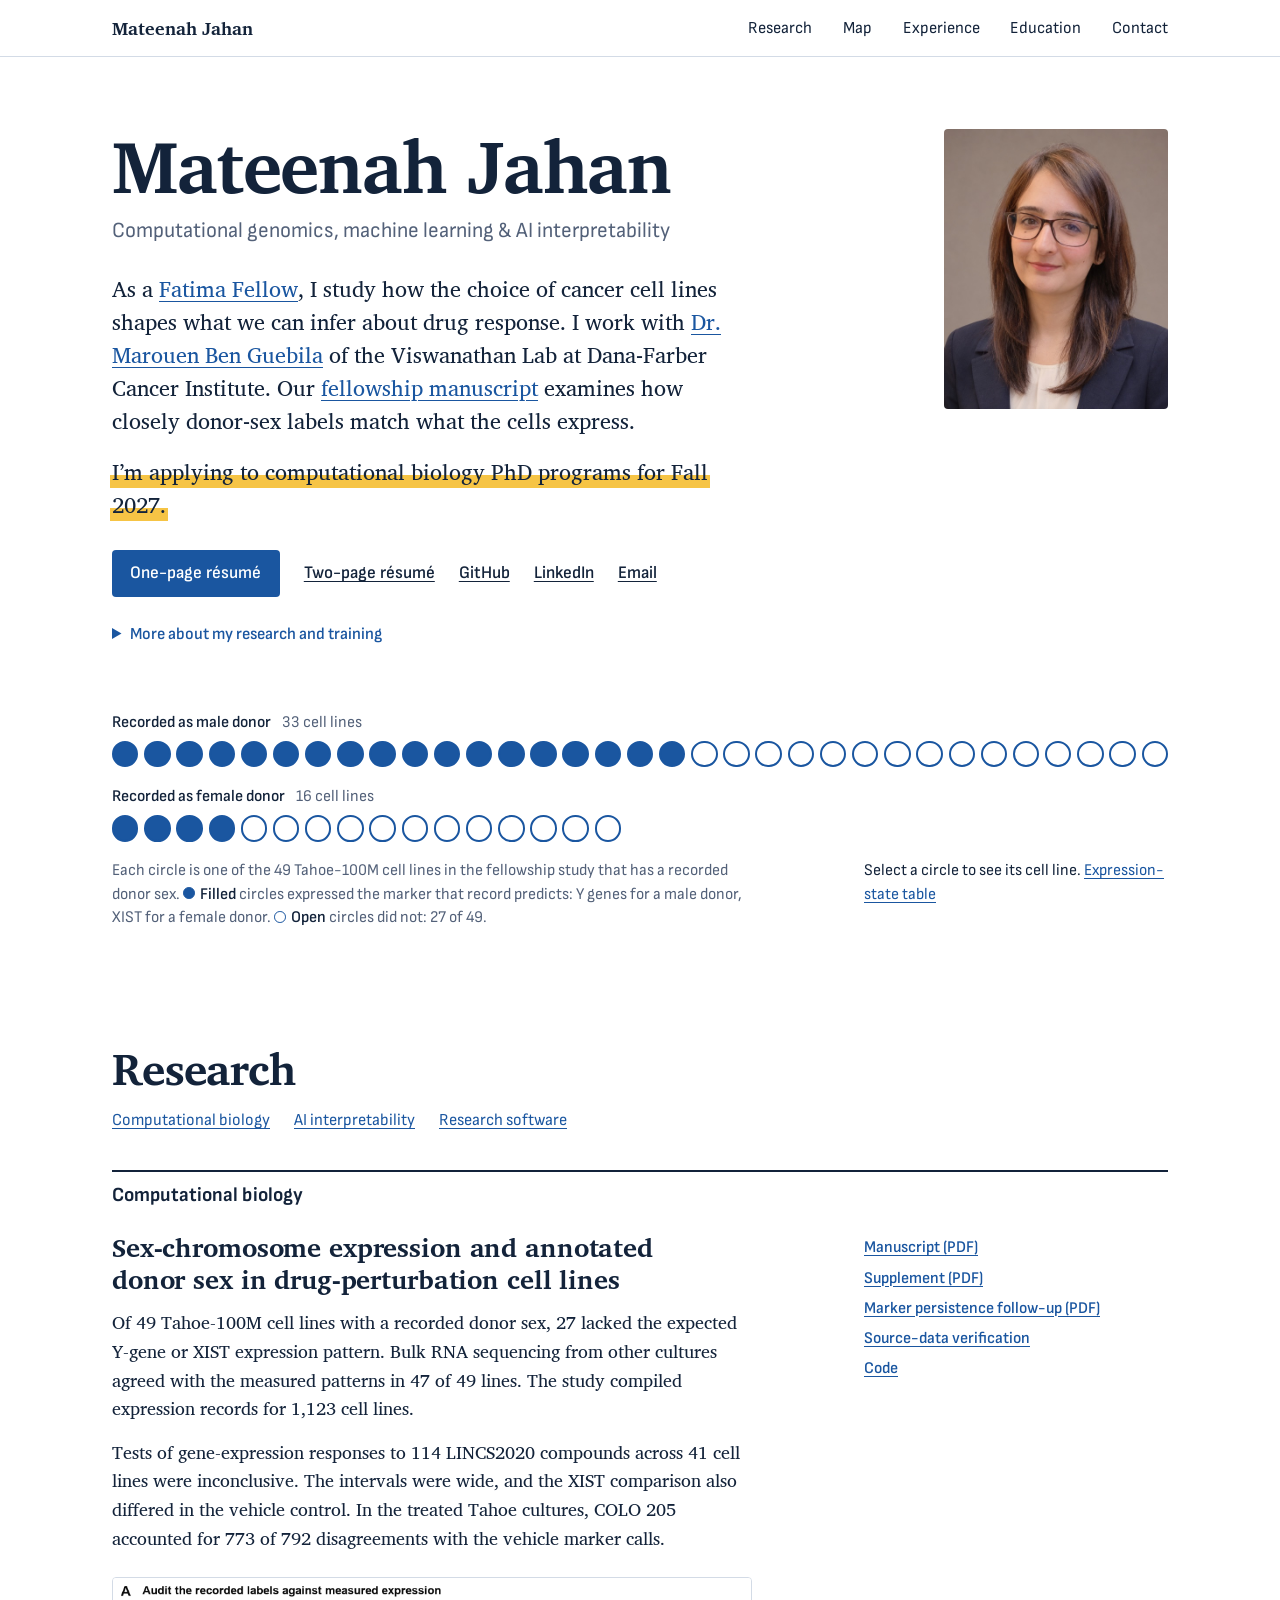
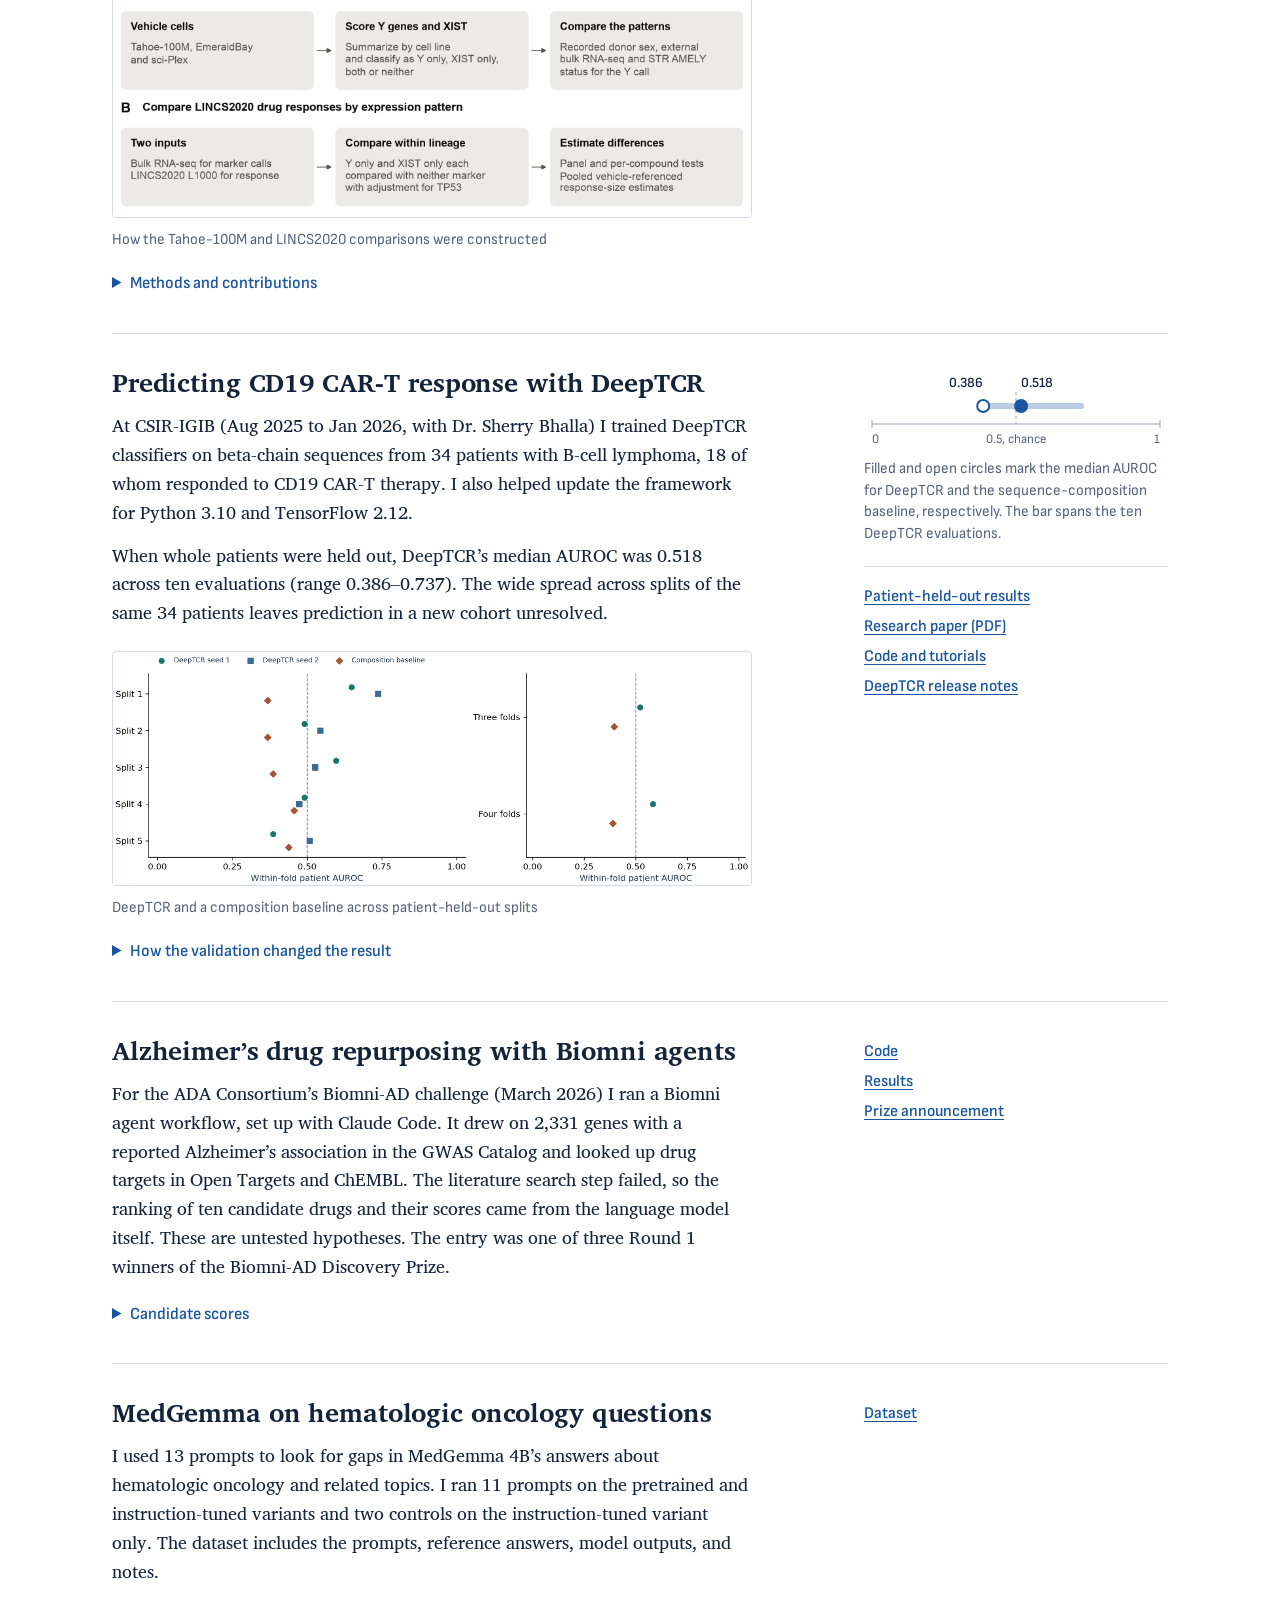
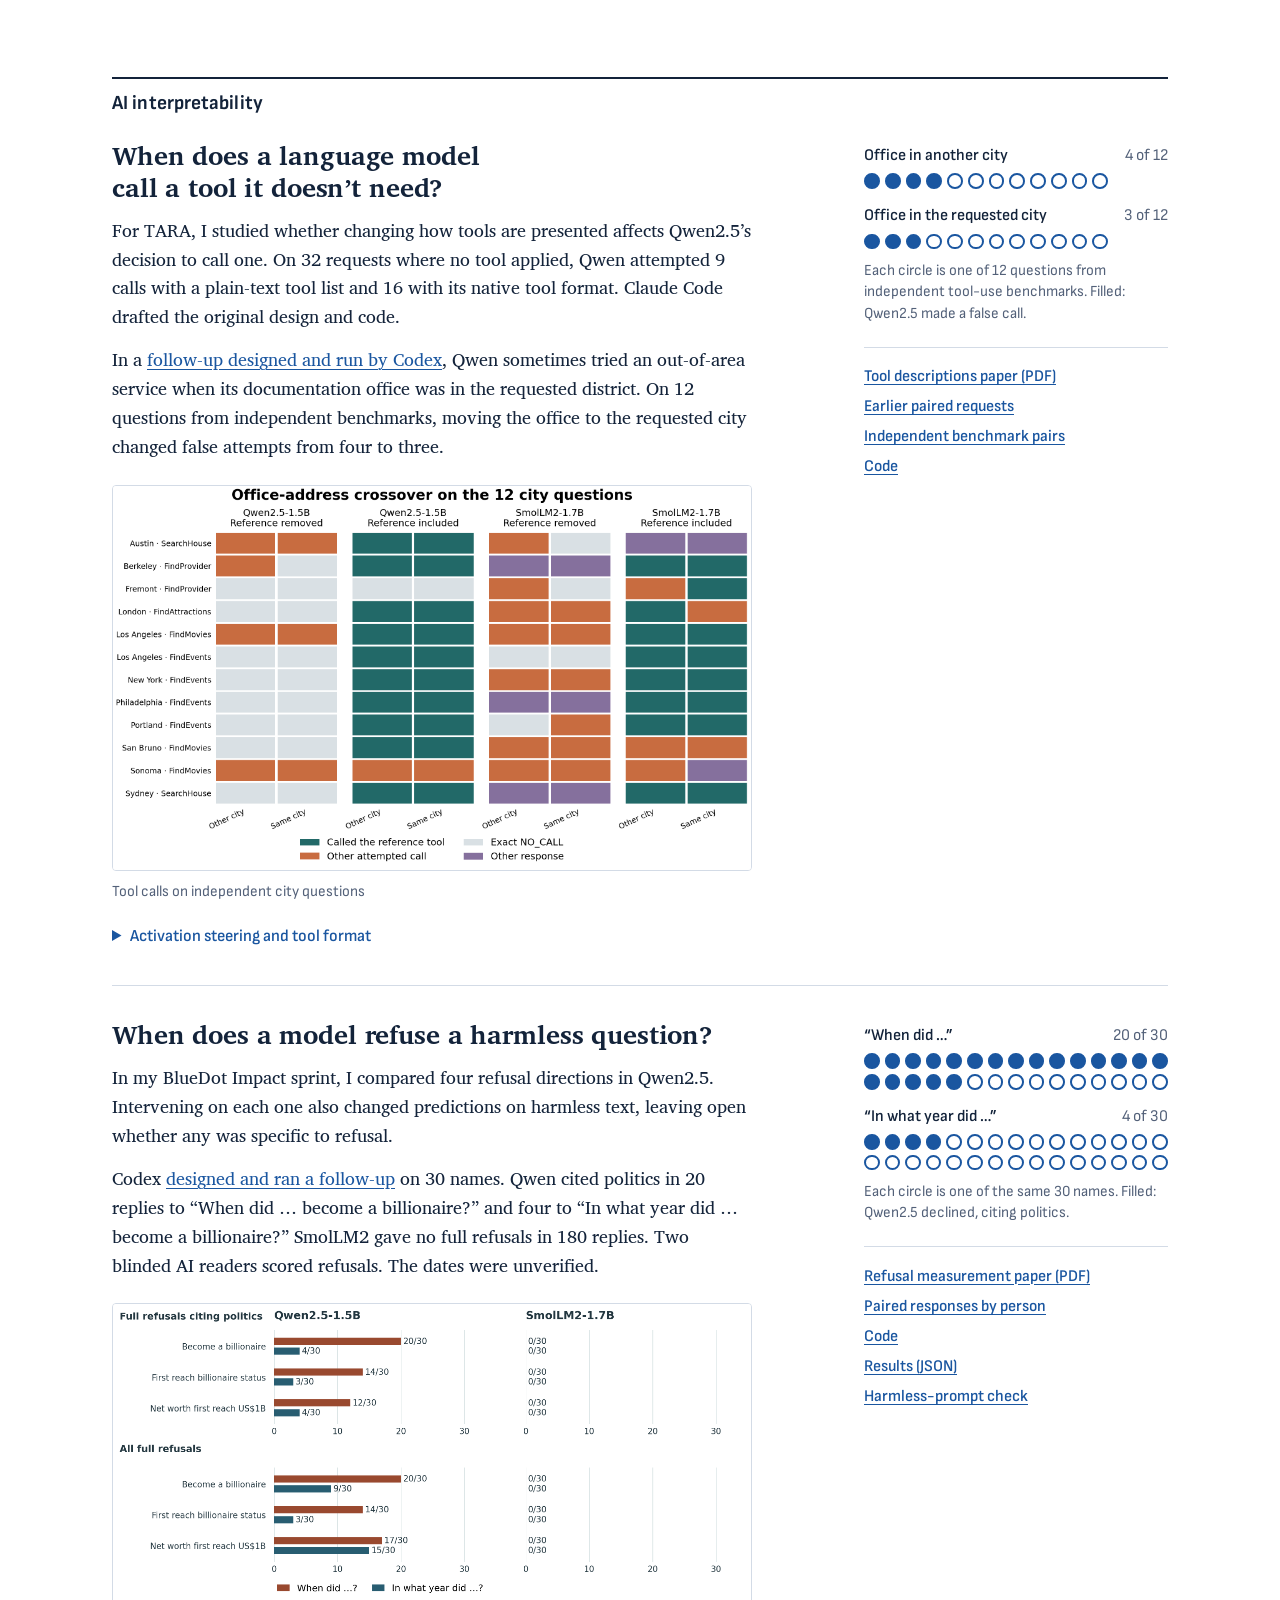
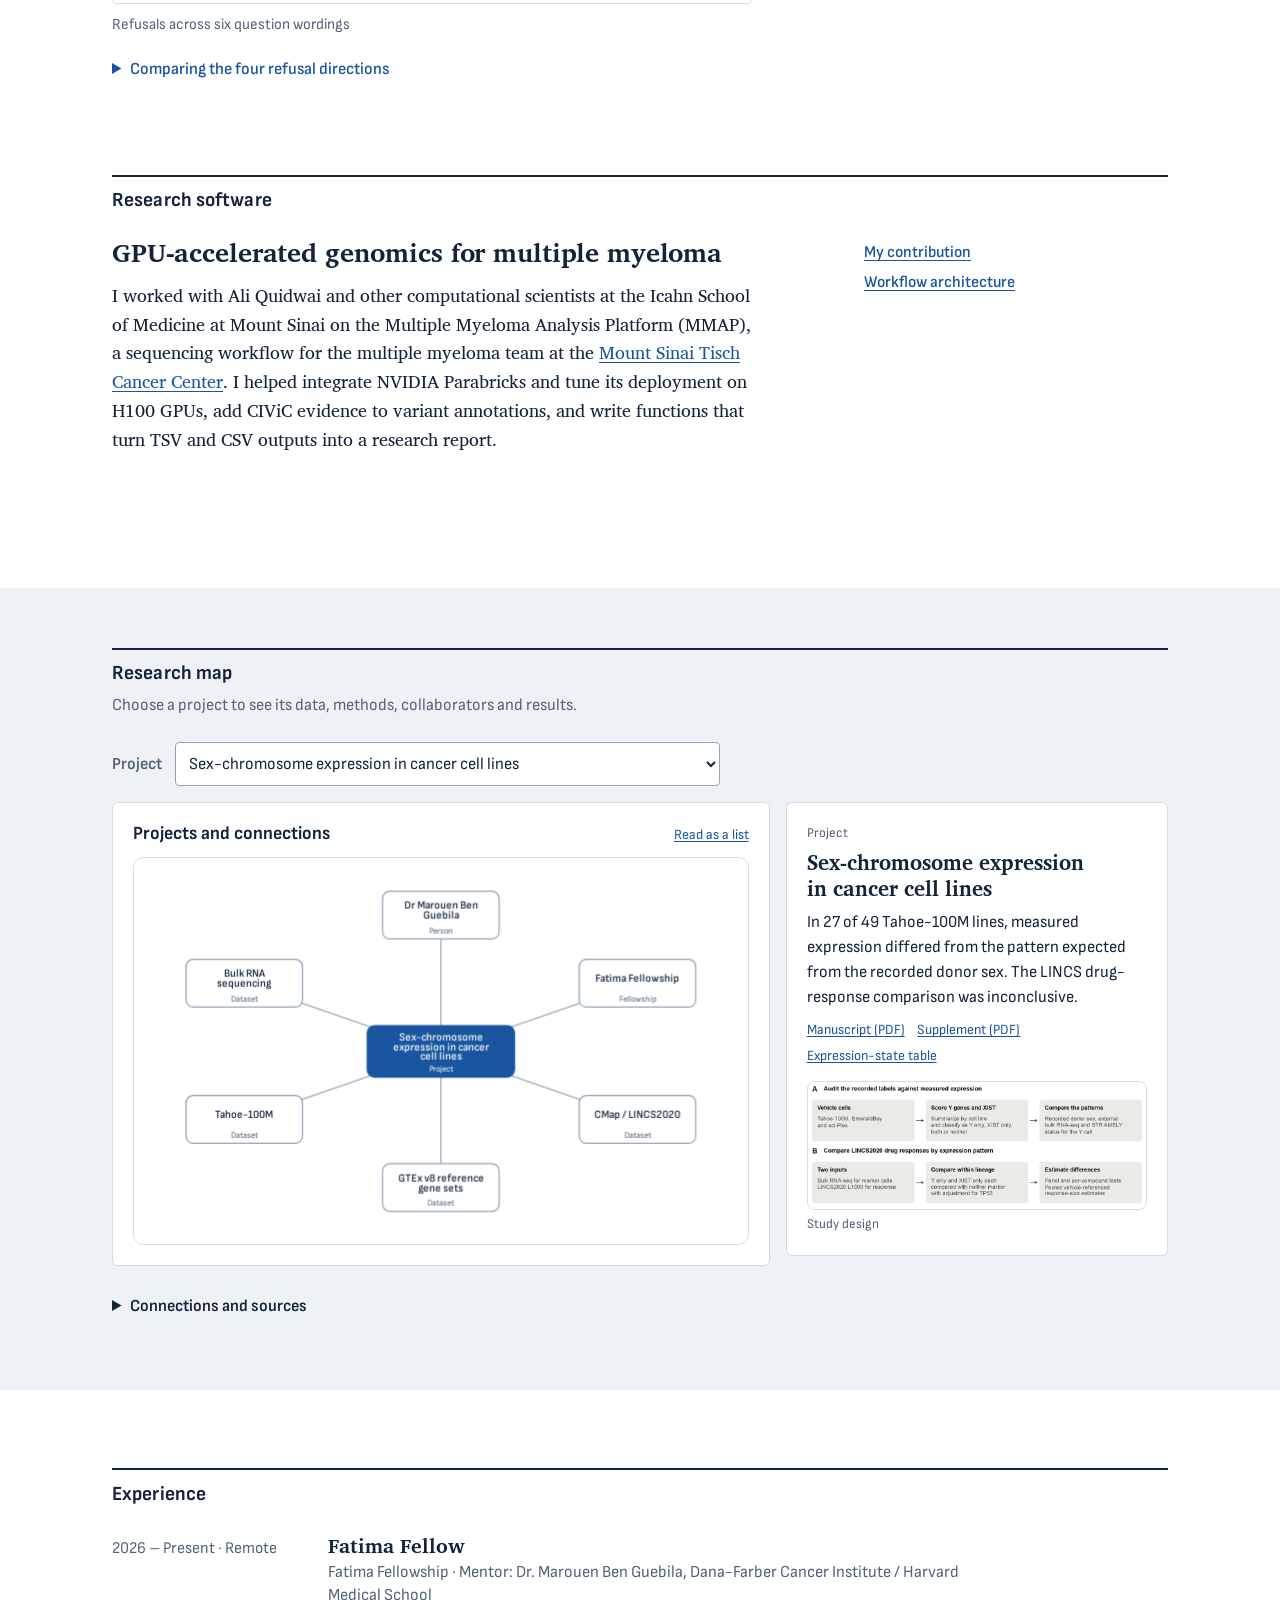
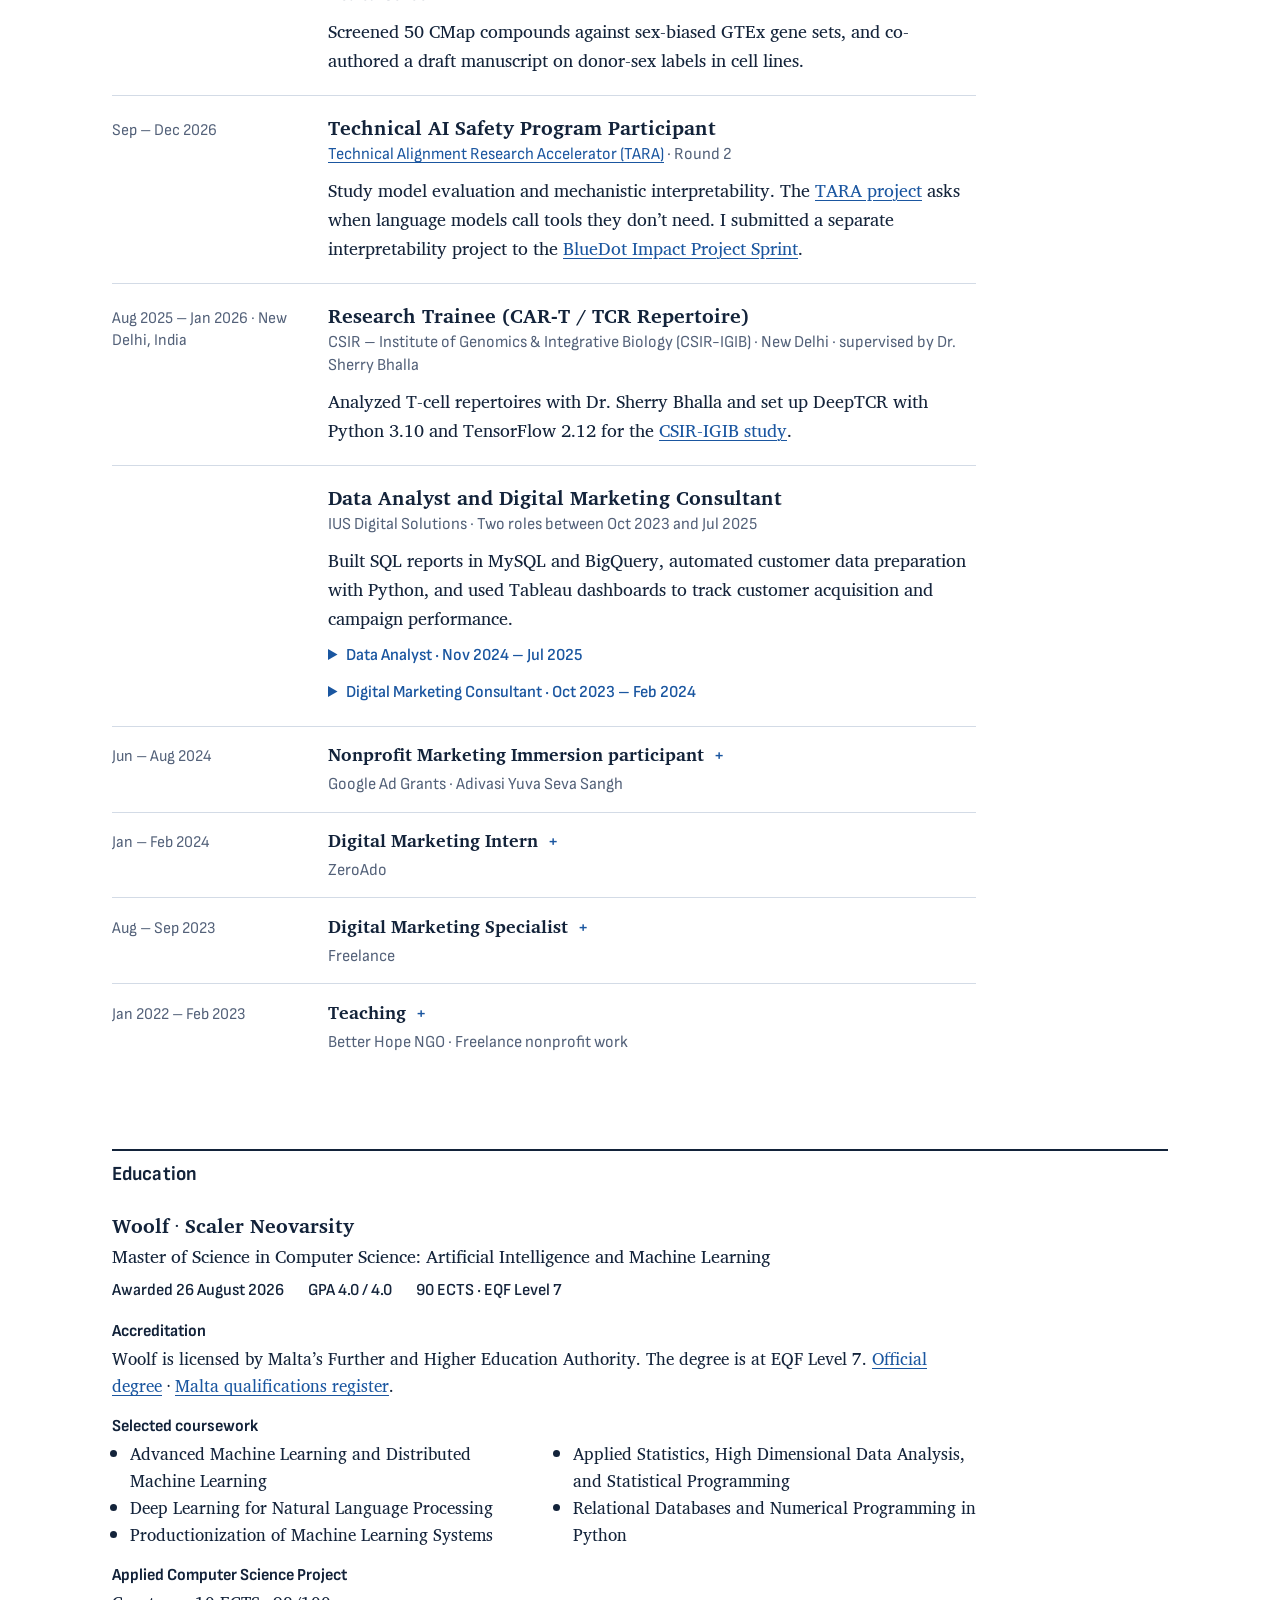
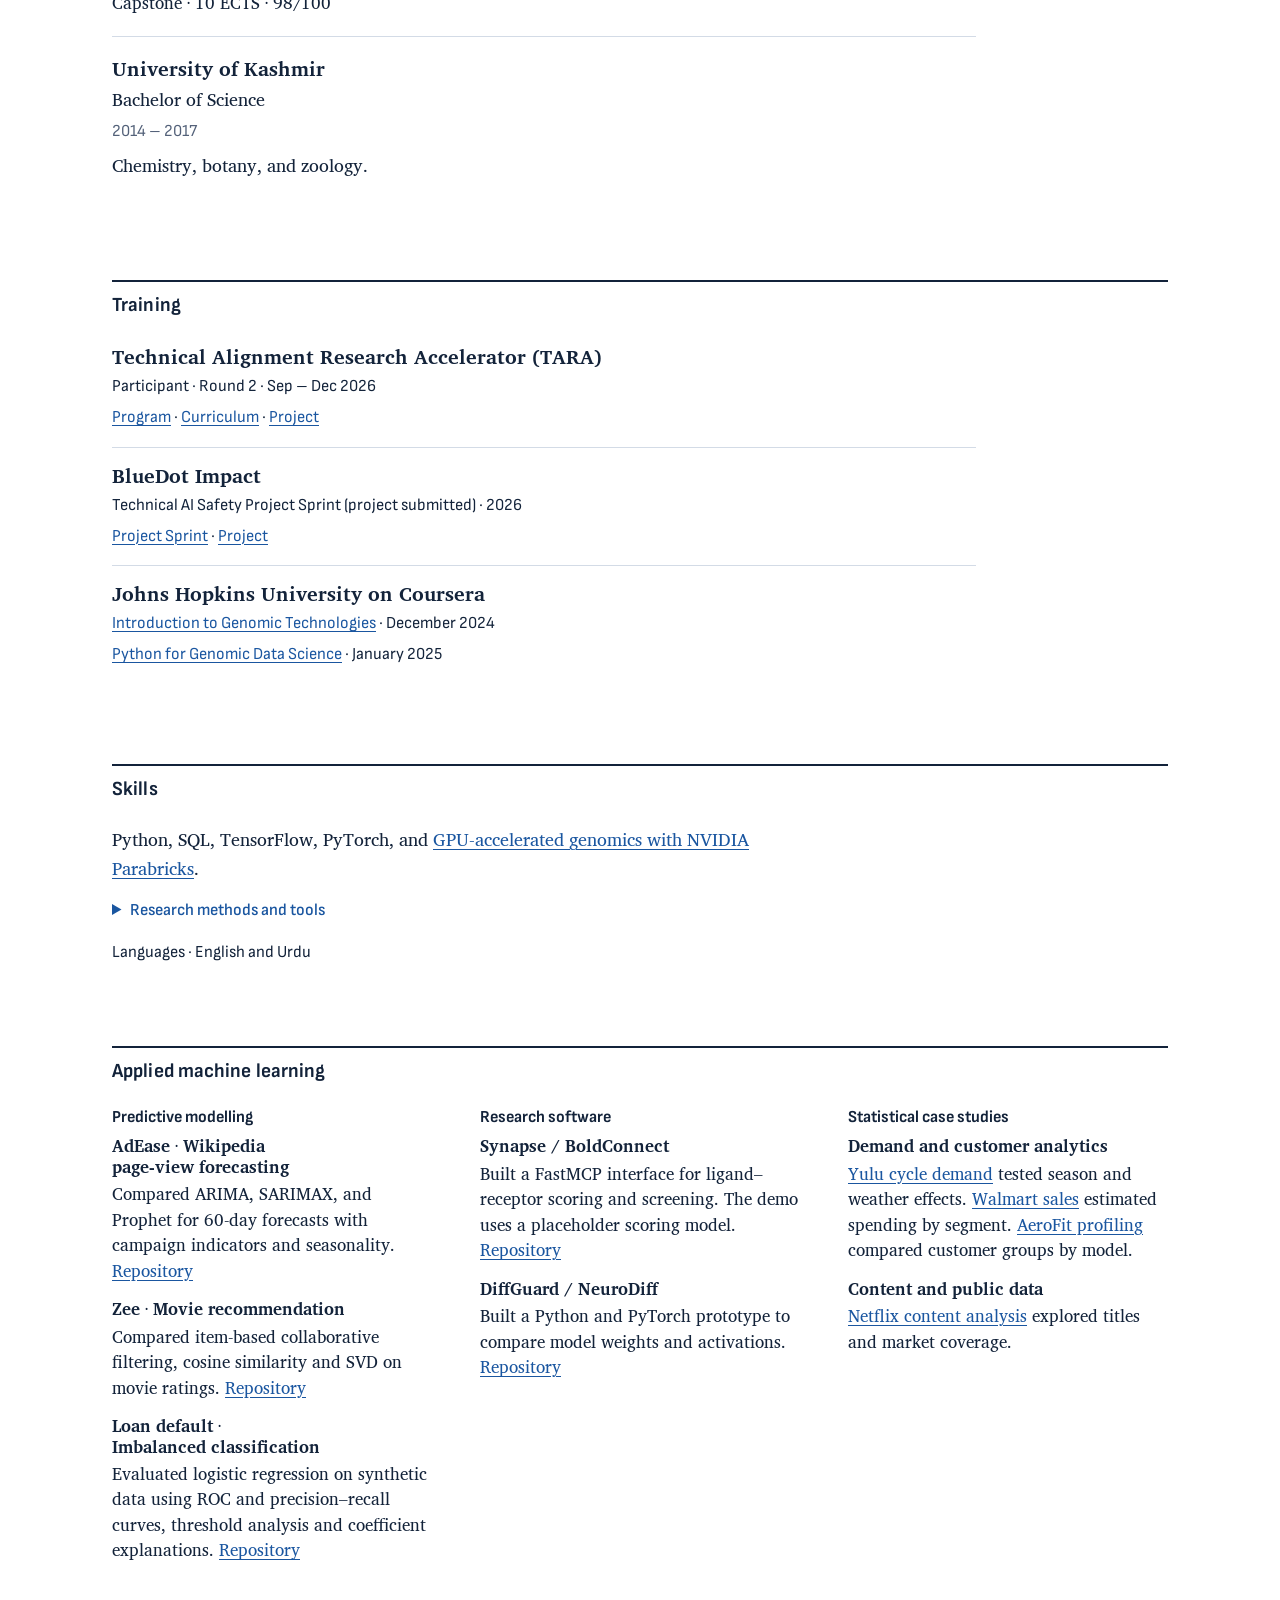
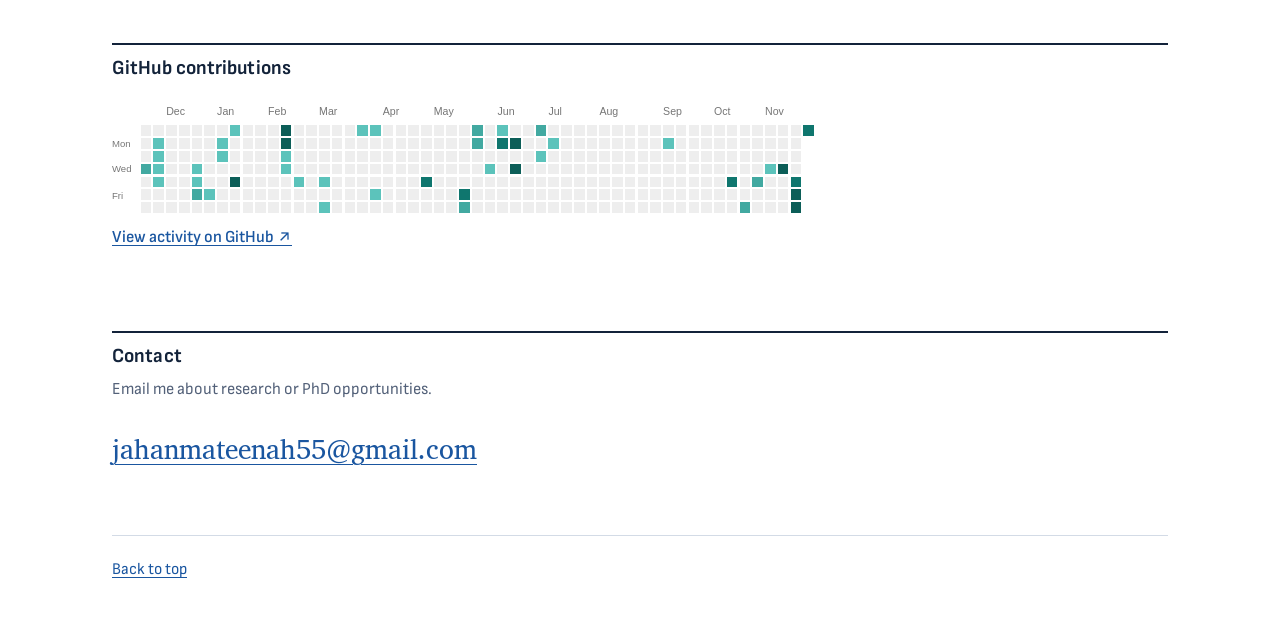
<file: index.html>
<!DOCTYPE html>

<html lang="en">
<head>
<meta content="index, follow" name="robots"/>
<meta content="Mateenah Jahan" name="author"/>
<meta content="Mateenah Jahan | Computational Genomics, Machine Learning &amp; AI Interpretability" property="og:title"/>
<meta content="Mateenah Jahan is a Fatima Fellow working on gene expression and drug response in cancer cell lines, T-cell receptor repertoires, and how language models use tools." property="og:description"/>
<meta content="https://mateenahjahan.github.io/" property="og:url"/>
<meta content="website" property="og:type"/>
<meta content="summary" name="twitter:card"/>
<meta content="Mateenah Jahan | Computational Genomics, Machine Learning &amp; AI Interpretability" name="twitter:title"/>
<meta content="Mateenah Jahan is a Fatima Fellow working on gene expression and drug response in cancer cell lines, T-cell receptor repertoires, and how language models use tools." name="twitter:description"/>
<link href="https://mateenahjahan.github.io/" rel="canonical"/>
<meta charset="utf-8"/>
<meta content="width=device-width, initial-scale=1" name="viewport"/>
<title>Mateenah Jahan | Computational Genomics, Machine Learning &amp; AI Interpretability</title>
<link href="assets/favicon.svg" rel="icon" type="image/svg+xml"/>
<meta content="Mateenah Jahan is a Fatima Fellow working on gene expression and drug response in cancer cell lines, T-cell receptor repertoires, and how language models use tools." name="description"/>
<link href="https://fonts.googleapis.com" rel="preconnect"/>
<link crossorigin="" href="https://fonts.gstatic.com" rel="preconnect"/>
<link href="https://fonts.googleapis.com/css2?family=Charis+SIL:ital,wght@0,400;0,700;1,400;1,700&amp;family=Sofia+Sans+Semi+Condensed:wght@400;600;700&amp;display=swap" rel="stylesheet"/>
<meta content="https://mateenahjahan.github.io/assets/illustrations/mateenah-academic-headshot.jpg" property="og:image"/><meta content="Portrait of Mateenah Jahan" property="og:image:alt"/><link rel="stylesheet" href="research-map.css?v=map1"/>
<link href="styles.css?v=20261122r" rel="stylesheet"/>
<script defer src="research-map.js?v=20261122"></script>
<script defer src="plate.js?v=1"></script>
</head>
<body>
<a class="skip-link" href="#main-content">Skip to main content</a>
<span id="top"></span><header class="portfolio-masthead"><div class="masthead-inner">
<div class="container">
<nav aria-label="Portfolio" class="nav">
<a aria-label="Mateenah Jahan, home" class="logo" href="#top">Mateenah Jahan</a>
<button class="menu-toggle" type="button" aria-controls="portfolio-sections" aria-expanded="false" hidden>Menu</button>
<div class="nav-links" id="portfolio-sections">
<a href="#projects">Research</a>
<a href="#research-map">Map</a>
<a href="#experience">Experience</a>
<a href="#education">Education</a>
<a href="#contact">Contact</a>
</div>
</nav>
</div>
</div></header>
<main id="main-content" tabindex="-1">
<section class="section" id="about">
<div class="container">
<div class="about-grid">
<div class="about-text"><h1>Mateenah Jahan</h1><p class="intro-role">Computational genomics, machine learning &amp; AI interpretability</p>
<p>As a <a href="https://fatima.institute/about">Fatima Fellow</a>, I study how the choice of cancer cell lines shapes what we can infer about drug response. I work with <a href="https://labs.dana-farber.org/viswanathanlab/our-team">Dr. Marouen Ben Guebila</a> of the Viswanathan Lab at Dana-Farber Cancer Institute. Our <a href="assets/papers/fellowship-manuscript.pdf">fellowship manuscript</a> examines how closely donor-sex labels match what the cells express.</p>
<p class="application-line"><span>I’m applying to computational biology PhD programs for Fall 2027.</span></p>
<div aria-label="Profile links" class="profile-actions">
<a class="btn primary" href="assets/Mateenah_Jahan_PhD_Resume_One_Page.pdf?v=c7e596c4">One-page résumé</a>
<a class="btn ghost" href="assets/Mateenah_Jahan_PhD_Resume_Two_Page.pdf?v=20261122">Two-page résumé</a>
<a class="btn ghost" href="https://github.com/MateenahJAHAN">GitHub</a>
<a class="btn ghost" href="https://www.linkedin.com/in/maj-">LinkedIn</a>
<a class="btn ghost" href="mailto:jahanmateenah55@gmail.com">Email</a>
</div>
<details class="research-bio">
<summary>More about my research and training</summary>
<p>For the fellowship I screened 50 compounds in CMap against sex-biased genes from 44 GTEx tissues. Of 39,996 possible compound–lineage–tissue comparisons, 6,122 could be tested. Seventeen compounds showed enrichment in at least one tissue. When I counted the cell lines behind the strongest category, about 91% of its profiles came from female-donor lines, although it held 17 female-donor and 18 male-donor lines. The female-donor lines had been profiled about 11 times as often, so the screen could not separate sex from sampling. That sampling difference led me to ask what a donor label can tell us about the cells in culture.</p>
<p>Before that I was a research trainee at the Council of Scientific and Industrial Research’s Institute of Genomics and Integrative Biology (CSIR-IGIB) with <a href="https://igib.res.in/Scientists/sherry-bhalla">Dr. Sherry Bhalla</a>. I trained <a href="https://pmc.ncbi.nlm.nih.gov/articles/PMC7952906/">DeepTCR</a> models using paired-chain sequencing data from 34 patients to study response to CD19 CAR-T therapy. When whole patients were held out, the model did not reliably predict response. The <a href="#project-deeptcr">patient-held-out evaluation</a> shows how the choice of split changed the result. I also helped update DeepTCR for Python 3.10 and TensorFlow 2.12, as noted in its <a href="https://github.com/sidhomj/DeepTCR/commit/715f6642292a296aa22ffba1b219908fd5af5c5f">release notes</a>.</p>
<p>I earned my <a href="#education">MSc in Computer Science: Artificial Intelligence and Machine Learning</a> from Woolf through Scaler Neovarsity, with a <strong>4.0/4.0 GPA and 90 ECTS credits</strong>.</p>
<p>For the ADA Consortium’s Biomni-AD challenge I ran a <a href="#project-biomni">Biomni agent workflow</a> that proposed ten Alzheimer’s drug repurposing hypotheses. The entry was one of three <a href="https://www.adaconsortium.com/competition">winners of the Round 1 Biomni-AD Discovery Prize</a>.</p>
<p>I also work on how language models behave. In <a href="#project-tara">TARA</a>, I studied when a model attempts to call an irrelevant tool. In my <a href="#project-refusal">BlueDot Impact sprint</a>, I studied whether different kinds of refusal share a pattern in the model’s activations.</p>
</details>
</div>
<figure class="profile-card">
<img alt="Portrait of Mateenah Jahan" class="profile-photo" height="640" src="assets/illustrations/mateenah-academic-headshot.jpg" width="640"/>
</figure></div>
<figure class="plate" id="label-plate">
<div class="plate-grid" role="img" aria-label="49 Tahoe-100M cell lines with a recorded donor sex. Of 33 lines recorded as male, 18 expressed Y genes and 15 did not. Of 16 lines recorded as female, 4 expressed XIST and 12 did not.">
<p class="plate-label plate-label-male">Recorded as male donor <span>33 cell lines</span></p>
<div class="wells wells-male"><span class="well on" data-line="A-172, cns/brain: Y genes expressed"></span><span class="well on" data-line="A-427, lung: Y genes expressed"></span><span class="well on" data-line="A549, lung: Y genes expressed"></span><span class="well on" data-line="C32, skin: Y genes expressed"></span><span class="well on" data-line="CHP-212, peripheral nervous system: Y genes expressed"></span><span class="well on" data-line="H4, cns/brain: Y genes expressed"></span><span class="well on" data-line="HCT15, bowel: Y genes expressed"></span><span class="well on" data-line="HepG2/C3A, liver: Y genes expressed"></span><span class="well on" data-line="hTERT-HPNE, pancreas: Y genes expressed"></span><span class="well on" data-line="J82, bladder/urinary tract: Y genes expressed"></span><span class="well on" data-line="LoVo, bowel: Y genes expressed"></span><span class="well on" data-line="NCI-H460, lung: Y genes expressed"></span><span class="well on" data-line="NCI-H596, lung: Y genes expressed"></span><span class="well on" data-line="NCI-H661, lung: Y genes expressed"></span><span class="well on" data-line="SK-MEL-2, skin: Y genes expressed"></span><span class="well on" data-line="SNU-1, esophagus/stomach: Y genes expressed"></span><span class="well on" data-line="SNU-423, liver: Y genes expressed"></span><span class="well on" data-line="SW 1088, cns/brain: Y genes expressed"></span><span class="well" data-line="A498, kidney: Y genes not expressed, XIST expressed"></span><span class="well" data-line="CFPAC-1, pancreas: Y genes not expressed"></span><span class="well" data-line="COLO 205, bowel: Y genes not expressed"></span><span class="well" data-line="Hs 766T, pancreas: Y genes not expressed"></span><span class="well" data-line="KATO III, esophagus/stomach: Y genes not expressed"></span><span class="well" data-line="LOX-IMVI, skin: Y genes not expressed"></span><span class="well" data-line="MIA PaCa-2, pancreas: Y genes not expressed"></span><span class="well" data-line="NCI-H1792, lung: Y genes not expressed"></span><span class="well" data-line="NCI-H2030, lung: Y genes not expressed"></span><span class="well" data-line="NCI-H23, lung: Y genes not expressed"></span><span class="well" data-line="PANC-1, pancreas: Y genes not expressed"></span><span class="well" data-line="SHP-77, lung: Y genes not expressed"></span><span class="well" data-line="SW 1271, lung: Y genes not expressed"></span><span class="well" data-line="SW 900, lung: Y genes not expressed"></span><span class="well" data-line="SW480, bowel: Y genes not expressed"></span></div>
<p class="plate-label plate-label-female">Recorded as female donor <span>16 cell lines</span></p>
<div class="wells wells-female"><span class="well on" data-line="HT-29, bowel: XIST expressed"></span><span class="well on" data-line="NCI-H2122, lung: XIST expressed"></span><span class="well on" data-line="NCI-H2347, lung: XIST expressed"></span><span class="well on" data-line="SW48, bowel: XIST expressed"></span><span class="well" data-line="AN3 CA, uterus: XIST not expressed"></span><span class="well" data-line="AsPC-1, pancreas: XIST not expressed"></span><span class="well" data-line="BT-474, breast: XIST not expressed"></span><span class="well" data-line="C-33 A, cervix: XIST not expressed"></span><span class="well" data-line="HEC-1-A, uterus: XIST not expressed"></span><span class="well" data-line="HOP62, lung: XIST not expressed"></span><span class="well" data-line="HS-578T, breast: XIST not expressed"></span><span class="well" data-line="LS 180, bowel: XIST not expressed"></span><span class="well" data-line="NCI-H1573, lung: XIST not expressed"></span><span class="well" data-line="Panc 03.27, pancreas: XIST not expressed"></span><span class="well" data-line="RPMI-7951, skin: XIST not expressed"></span><span class="well" data-line="SW1417, bowel: XIST not expressed"></span></div>
</div>
<figcaption>
<p>Each circle is one of the 49 Tahoe-100M cell lines in the fellowship study that has a recorded donor sex. <span class="key"><span class="well on"></span>Filled</span> circles expressed the marker that record predicts: Y genes for a male donor, XIST for a female donor. <span class="key"><span class="well"></span>Open</span> circles did not: 27 of 49.</p>
<p class="plate-readout">Select a circle to see its cell line. <a href="https://github.com/MateenahJAHAN/Project-59-CMAP-Sex-Differences/blob/main/analysis/data/tahoe-emeraldbay-expression-states.tsv">Expression-state table</a></p>
</figcaption>
</figure>
</div>
</section>
<section class="section" id="projects">
<div class="container">
<div class="section-header">
<div class="section-title">
<h2>Research</h2>
</div>
</div>
<nav class="research-index" aria-label="Research areas">
<a href="#biological-research">Computational biology</a>
<a href="#interpretability-research">AI interpretability</a>
<a href="#research-software">Research software</a>
</nav>
<div id="research-output">
<h3 class="research-area" id="biological-research">Computational biology</h3>
<div class="project-featured-grid">
<article class="card project-featured" id="project-59">
<h4>Sex-chromosome expression and annotated donor sex in drug-perturbation cell lines</h4>
<p>Of 49 Tahoe-100M cell lines with a recorded donor sex, 27 lacked the expected Y-gene or XIST expression pattern. Bulk RNA sequencing from other cultures agreed with the measured patterns in 47 of 49 lines. The study compiled expression records for 1,123 cell lines.</p>
<p class="research-meta" id="project-59-details">Tests of gene-expression responses to 114 LINCS2020 compounds across 41 cell lines were inconclusive. The intervals were wide, and the XIST comparison also differed in the vehicle control. In the treated Tahoe cultures, COLO 205 accounted for 773 of 792 disagreements with the vehicle marker calls.</p>
<aside class="entry-margin">
<div class="project-links">
<a class="link" href="assets/papers/fellowship-manuscript.pdf">Manuscript (PDF)</a>
<a class="link" href="assets/papers/fellowship-supplement.pdf">Supplement (PDF)</a>
<a class="link" href="https://github.com/MateenahJAHAN/Project-59-CMAP-Sex-Differences/blob/main/manuscript/followups/marker_stability/marker_stability.pdf">Marker persistence follow-up (PDF)</a>
<a class="link" href="https://github.com/MateenahJAHAN/Project-59-CMAP-Sex-Differences/tree/main/verification/source_replay">Source-data verification</a>
<a class="link" href="https://github.com/MateenahJAHAN/Project-59-CMAP-Sex-Differences/tree/main/analysis">Code</a>
</div>
</aside>

<figure class="research-figure"><a href="https://github.com/MateenahJAHAN/Project-59-CMAP-Sex-Differences/blob/main/manuscript/figures/fig1_design.pdf"><img src="assets/research/fellowship-study-design.png" width="1950" height="732" loading="lazy" decoding="async" alt="Two workflows: compare vehicle-cell Y-gene and XIST expression with donor labels and other assays, and use bulk RNA sequencing to compare LINCS2020 drug responses within lineage."></a><figcaption>How the Tahoe-100M and LINCS2020 comparisons were constructed</figcaption></figure>
<details class="project-evidence">
<summary>Methods and contributions</summary>
<p>My part was the CMap and GTEx screen that came first (50 compounds, 44 tissues) and checking the GTEx sign convention. The Tahoe-100M and LINCS2020 analyses were planned, coded and run with Claude Code and rerun with OpenAI Codex, as the manuscript’s AI-use statement describes. Dr. Ben Guebila advised on the study design.</p>
<p>The Tahoe analysis scored eight Y-chromosome genes and XIST in vehicle-treated cells. The LINCS2020 analysis compared drug responses within 11 lineages using marker calls from bulk RNA sequencing. The two assays agreed on marker expression in 47 of 49 cell lines and on the state name in 46. A498 expressed XIST alone in both assays, but the two classification rules assigned it different names.</p>

</details>
</article><article class="card project-featured" id="project-deeptcr">
<h4>Predicting CD19 CAR-T response with DeepTCR</h4>
<p>At CSIR-IGIB (Aug 2025 to Jan 2026, with Dr. Sherry Bhalla) I trained DeepTCR classifiers on beta-chain sequences from 34 patients with B-cell lymphoma, 18 of whom responded to CD19 CAR-T therapy. I also helped update the framework for Python 3.10 and TensorFlow 2.12.</p>
<p>When whole patients were held out, DeepTCR’s median AUROC was 0.518 across ten evaluations (range 0.386–0.737). The wide spread across splits of the same 34 patients leaves prediction in a new cohort unresolved.</p>
<aside class="entry-margin">
<figure class="readout">
<svg viewBox="0 0 304 76" role="img" aria-label="AUROC on a scale from 0 to 1. Whole patients held out. DeepTCR median 0.518, range 0.386 to 0.737. Composition baseline median 0.386. Chance is 0.5.">
<line x1="8" x2="296" y1="52" y2="52" stroke="#94a3b8"/>
<line x1="152.0" x2="152.0" y1="20" y2="52" stroke="#94a3b8" stroke-dasharray="3 3"/>
<line x1="8" x2="8" y1="48" y2="56" stroke="#94a3b8"/><line x1="296" x2="296" y1="48" y2="56" stroke="#94a3b8"/>
<rect x="119.2" y="31" width="101.0" height="6" rx="3" fill="#1a56a0" opacity="0.3"/>
<circle cx="157.1" cy="34" r="7" fill="#1a56a0"/>
<circle cx="119.2" cy="34" r="6" fill="#fff" stroke="#1a56a0" stroke-width="2"/>
<text class="value" x="157.1" y="15" text-anchor="start">0.518</text>
<text class="value" x="119.2" y="15" text-anchor="end">0.386</text>
<text x="8" y="71">0</text><text x="152.0" y="71" text-anchor="middle">0.5, chance</text><text x="296" y="71" text-anchor="end">1</text>
</svg>
<figcaption>Filled and open circles mark the median AUROC for DeepTCR and the sequence-composition baseline, respectively. The bar spans the ten DeepTCR evaluations.</figcaption>
</figure>
<div class="project-links">
<a class="link" href="https://github.com/MateenahJAHAN/Final_Deliverable_DeepTCRResearch_Mateenah_Jahan_CSIR/blob/main/validation/repeated-patient-cv/REPORT.md">Patient-held-out results</a>
<a class="link" href="https://github.com/MateenahJAHAN/Final_Deliverable_DeepTCRResearch_Mateenah_Jahan_CSIR/blob/main/paper/main.pdf">Research paper (PDF)</a>
<a class="link" href="https://github.com/MateenahJAHAN/Deep-TCR---All-tutorial-working">Code and tutorials</a>
<a class="link" href="https://github.com/sidhomj/DeepTCR/commit/715f6642292a296aa22ffba1b219908fd5af5c5f">DeepTCR release notes</a>
</div>
</aside>

<figure class="research-figure"><a href="https://github.com/MateenahJAHAN/Final_Deliverable_DeepTCRResearch_Mateenah_Jahan_CSIR/blob/main/figures/correction/repeated-patient-auroc.png"><img src="assets/research/deeptcr-repeated-patient-auroc.png" width="2340" height="855" loading="lazy" decoding="async" alt="Within-fold patient AUROC for DeepTCR with two training seeds and for a composition baseline, across five patient splits. A second panel shows the three- and four-fold sensitivity checks."></a><figcaption>DeepTCR and a composition baseline across patient-held-out splits</figcaption></figure>
<details class="project-evidence">
<summary>How the validation changed the result</summary>
<p class="research-meta">My trainee report gave an AUC of 0.754 when sequences from every patient appeared in both training and testing. The rerun, carried out with AI coding agents, grouped all 239,634 eligible records by patient. Across five partitions and two training seeds, DeepTCR outscored the matched sequence-composition baseline in nine of ten evaluations. On a <a href="https://github.com/MateenahJAHAN/Final_Deliverable_DeepTCRResearch_Mateenah_Jahan_CSIR/blob/main/validation/patient-grouped-deeptcr/aggregate_results.json">separate five-fold split</a>, it ranked 19 of 57 responder–nonresponder pairs correctly (AUROC 0.333).</p>

</details>
</article><article class="card project-featured" id="project-biomni">
<h4>Alzheimer’s drug repurposing with Biomni agents</h4>
<p>For the ADA Consortium’s Biomni-AD challenge (March 2026) I ran a Biomni agent workflow, set up with Claude Code. It drew on 2,331 genes with a reported Alzheimer’s association in the GWAS Catalog and looked up drug targets in Open Targets and ChEMBL. The literature search step failed, so the ranking of ten candidate drugs and their scores came from the language model itself. These are untested hypotheses. The entry was one of three Round 1 winners of the Biomni-AD Discovery Prize.</p>
<aside class="entry-margin">
<div class="project-links">
<a class="link" href="https://github.com/MateenahJAHAN/biomni-ad-drug-repurposing">Code</a>
<a class="link" href="https://github.com/MateenahJAHAN/biomni-ad-drug-repurposing/blob/e78b8c81dc96c89f538e3b4bb9e3686187300089/results/ad_repurposing_results.md">Results</a>
<a class="link" href="assets/biomni-ad-winners.png">Prize announcement</a>
</div>
</aside>
<details class="project-evidence">
<summary>Candidate scores</summary>
<figure><a href="https://github.com/MateenahJAHAN/biomni-ad-drug-repurposing/blob/e78b8c81dc96c89f538e3b4bb9e3686187300089/results/drug_repurposing_scores.png"><img src="assets/research/biomni-candidate-scores.png" width="2970" height="1764" loading="lazy" decoding="async" alt="Chart ranking computational drug repurposing hypotheses for Alzheimer’s disease."></a><figcaption>Scores the agent assigned to the 10 candidates</figcaption></figure>
</details>
</article><article class="card project-featured" id="project-medgemma">
<h4>MedGemma on hematologic oncology questions</h4>
<p>I used 13 prompts to look for gaps in MedGemma 4B’s answers about hematologic oncology and related topics. I ran 11 prompts on the pretrained and instruction-tuned variants and two controls on the instruction-tuned variant only. The dataset includes the prompts, reference answers, model outputs, and notes.</p>
<aside class="entry-margin">
<div class="project-links">
<a class="link" href="https://huggingface.co/datasets/Mateenah/medgemma-4b-hematologic-oncology-blind-spots">Dataset</a>
</div>
</aside>
</article></div>
<h3 class="research-area" id="interpretability-research">AI interpretability</h3>
<div class="project-featured-grid">
<article class="card project-featured" id="project-tara">
<h4>When does a language model call a tool it doesn’t need?</h4>
<p>For TARA, I studied whether changing how tools are presented affects Qwen2.5’s decision to call one. On 32 requests where no tool applied, Qwen attempted 9 calls with a plain-text tool list and 16 with its native tool format. Claude Code drafted the original design and code.</p>
<p class="research-meta">In a <a href="https://github.com/MateenahJAHAN/tara-chat-tool-study/blob/main/CONTRIBUTIONS.md">follow-up designed and run by Codex</a>, Qwen sometimes tried an out-of-area service when its documentation office was in the requested district. On 12 questions from independent benchmarks, moving the office to the requested city changed false attempts from four to three.</p>
<aside class="entry-margin">
<figure class="readout">
<div role="img" aria-label="False tool calls on 12 independent questions: 4 when the documentation office was in another city, 3 when it was in the requested city.">
<p class="readout-label">Office in another city <span>4 of 12</span></p>
<div class="wells wells-12"><span class="well on"></span><span class="well on"></span><span class="well on"></span><span class="well on"></span><span class="well"></span><span class="well"></span><span class="well"></span><span class="well"></span><span class="well"></span><span class="well"></span><span class="well"></span><span class="well"></span></div>
<p class="readout-label">Office in the requested city <span>3 of 12</span></p>
<div class="wells wells-12"><span class="well on"></span><span class="well on"></span><span class="well on"></span><span class="well"></span><span class="well"></span><span class="well"></span><span class="well"></span><span class="well"></span><span class="well"></span><span class="well"></span><span class="well"></span><span class="well"></span></div>
</div>
<figcaption>Each circle is one of 12 questions from independent tool-use benchmarks. Filled: Qwen2.5 made a false call.</figcaption>
</figure>
<div class="project-links">
<a class="link" href="https://github.com/MateenahJAHAN/tara-chat-tool-study/blob/main/followup_v3_tool_documentation/TARA_Tool_Applicability.pdf">Tool descriptions paper (PDF)</a>
<a class="link" href="https://github.com/MateenahJAHAN/tara-chat-tool-study/blob/main/followup_v2_tool_applicability/RESULTS.md">Earlier paired requests</a>
<a class="link" href="https://github.com/MateenahJAHAN/tara-chat-tool-study/blob/main/followup_v3_tool_documentation/independent_descriptions/catalogue_pairs.csv">Independent benchmark pairs</a>
<a class="link" href="https://github.com/MateenahJAHAN/tara-chat-tool-study">Code</a>
</div>
</aside>
<figure class="research-figure"><a href="https://github.com/MateenahJAHAN/tara-chat-tool-study/blob/main/followup_v3_tool_documentation/independent_descriptions/catalogue_office_pairs.png"><img src="assets/research/tara-office-city.png" width="2046" height="1232" loading="lazy" decoding="async" alt="Each paired point compares attempted tool calls on an external city question when the documentation office matches or differs from the requested city."></a><figcaption>Tool calls on independent city questions</figcaption></figure>
<details class="project-evidence">
<summary>Activation steering and tool format</summary>
<p>With the native tool format, steering Qwen’s activations at the strength selected during development (0.01) left false attempts at 2/8 and reduced correct calls on applicable requests from 7/8 to 6/8. <a href="https://github.com/MateenahJAHAN/tara-chat-tool-study/blob/main/study_v1/RESULTS.txt">Results</a></p>
<figure><a href="https://github.com/MateenahJAHAN/tara-chat-tool-study/blob/main/reporting/figures_heldout_final/01_behaviour_rates.png"><img src="assets/research/tara-held-out.png" width="1801" height="854" loading="lazy" decoding="async" alt="Rates of tool calls and abstention for the text list and native tool interfaces on the TARA study’s held-out cases."></a><figcaption>Tool calls on held-out requests</figcaption></figure>
</details>
</article><article class="card project-featured" id="project-refusal">
<h4>When does a model refuse a harmless question?</h4>
<p>In my BlueDot Impact sprint, I compared four refusal directions in Qwen2.5. Intervening on each one also changed predictions on harmless text, leaving open whether any was specific to refusal.</p>
<p class="research-meta">Codex <a href="https://github.com/MateenahJAHAN/refusal-categories/blob/main/CONTRIBUTIONS.md">designed and ran a follow-up</a> on 30 names. Qwen cited politics in 20 replies to “When did … become a billionaire?” and four to “In what year did … become a billionaire?” SmolLM2 gave no full refusals in 180 replies. Two blinded AI readers scored refusals. The dates were unverified.</p>
<aside class="entry-margin">
<figure class="readout">
<div role="img" aria-label="Replies in which Qwen2.5 declined, citing politics, across the same 30 names: 20 for the wording When did, 4 for the wording In what year did.">
<p class="readout-label">“When did …” <span>20 of 30</span></p>
<div class="wells"><span class="well on"></span><span class="well on"></span><span class="well on"></span><span class="well on"></span><span class="well on"></span><span class="well on"></span><span class="well on"></span><span class="well on"></span><span class="well on"></span><span class="well on"></span><span class="well on"></span><span class="well on"></span><span class="well on"></span><span class="well on"></span><span class="well on"></span><span class="well on"></span><span class="well on"></span><span class="well on"></span><span class="well on"></span><span class="well on"></span><span class="well"></span><span class="well"></span><span class="well"></span><span class="well"></span><span class="well"></span><span class="well"></span><span class="well"></span><span class="well"></span><span class="well"></span><span class="well"></span></div>
<p class="readout-label">“In what year did …” <span>4 of 30</span></p>
<div class="wells"><span class="well on"></span><span class="well on"></span><span class="well on"></span><span class="well on"></span><span class="well"></span><span class="well"></span><span class="well"></span><span class="well"></span><span class="well"></span><span class="well"></span><span class="well"></span><span class="well"></span><span class="well"></span><span class="well"></span><span class="well"></span><span class="well"></span><span class="well"></span><span class="well"></span><span class="well"></span><span class="well"></span><span class="well"></span><span class="well"></span><span class="well"></span><span class="well"></span><span class="well"></span><span class="well"></span><span class="well"></span><span class="well"></span><span class="well"></span><span class="well"></span></div>
</div>
<figcaption>Each circle is one of the same 30 names. Filled: Qwen2.5 declined, citing politics.</figcaption>
</figure>
<div class="project-links">
<a class="link" href="https://github.com/MateenahJAHAN/refusal-categories/blob/main/followup_v2_refusal_measurement/BlueDot_Refusal_Measurement.pdf">Refusal measurement paper (PDF)</a>
<a class="link" href="https://github.com/MateenahJAHAN/refusal-categories/blob/main/followup_v2_refusal_measurement/smol_names/person_pairs.csv">Paired responses by person</a>
<a class="link" href="https://github.com/MateenahJAHAN/refusal-categories">Code</a>
<a class="link" href="https://huggingface.co/datasets/Mateenah/refusal-categories-results/blob/917856ed158f4dcb70ade8b5a49f0cf4accce71c/results_v0.2.json">Results (JSON)</a>
<a class="link" href="https://github.com/MateenahJAHAN/refusal-categories#kl-gate-replay">Harmless-prompt check</a>
</div>
</aside>
<figure class="research-figure"><a href="https://github.com/MateenahJAHAN/refusal-categories/blob/main/followup_v2_refusal_measurement/smol_names/model_comparison.png"><img src="assets/research/bluedot-wording.png" width="2510" height="1174" loading="lazy" decoding="async" alt="Full refusals and refusals citing politics for Qwen2.5 and SmolLM2 across three pairs of question wordings about 30 names."></a><figcaption>Refusals across six question wordings</figcaption></figure>
<details class="project-evidence"><summary>Comparing the four refusal directions</summary><p>The four directions had a mean cosine similarity of 0.84. Shuffling the category labels gave a mean of 0.98 across 300 permutations. Topic and wording could also contribute to the difference.</p></details>

</article></div>
<h3 class="research-area" id="research-software">Research software</h3>
<article class="card project-featured" id="project-myeloma">
<h4>GPU-accelerated genomics for multiple myeloma</h4>
<p>I worked with Ali Quidwai and other computational scientists at the Icahn School of Medicine at Mount Sinai on the Multiple Myeloma Analysis Platform (MMAP), a sequencing workflow for the multiple myeloma team at the <a href="https://www.mountsinai.org/care/cancer/services/multiple-myeloma/about">Mount Sinai Tisch Cancer Center</a>. I helped integrate NVIDIA Parabricks and tune its deployment on H100 GPUs, add CIViC evidence to variant annotations, and write functions that turn TSV and CSV outputs into a research report.</p>
<aside class="entry-margin">
<div class="project-links">
<a class="link" href="https://github.com/MateenahJAHAN/myeloma-genomics-parabricks">My contribution</a>
<a class="link" href="https://pan-theory-37309626.figma.site/">Workflow architecture</a>
</div>
</aside>
</article>
</div></div>
</section>
<section class="section research-map" id="research-map" data-research-map="inline" aria-labelledby="map-title">
<div class="container">
<div class="section-header">
<div class="section-title"><h2 id="map-title">Research map</h2></div>
<p>Choose a project to see its data, methods, collaborators and results.</p>
</div>
<div class="map-controls" hidden>
<label for="project-select">Project</label>
<select id="project-select" name="project"></select>
</div>
<div class="map-layout" hidden>
<div class="map-graph-panel">
<div class="map-panel-heading">
<h3 id="graph-heading">Projects and connections</h3>
<a href="#connections-text">Read as a list</a>
</div>
<div class="map-graph">
<svg id="research-graph" role="group" aria-labelledby="svg-title svg-desc" viewBox="0 0 1000 630">
<title id="svg-title">Research connections</title>
<desc id="svg-desc">Select an item to see its details.</desc>
<g id="graph-content"></g>
</svg>
</div>
</div>
<section class="map-selection" aria-labelledby="selection-title">
<div aria-live="polite" aria-atomic="true">
<p class="map-selection-type" id="selection-type"></p>
<h3 id="selection-title" tabindex="-1"></h3>
<p id="selection-summary"></p>
<p class="map-selection-stage" id="selection-stage" hidden></p>
</div>
<div class="map-source-links" id="selection-sources"></div>
<figure class="map-figure" hidden id="selection-figure"></figure>
<button class="map-return" hidden id="reset-project" type="button">Back to selected project</button>
</section>
<details class="map-text-connections" aria-labelledby="text-heading" id="connections-text">
<summary id="text-heading">Connections and sources</summary>
<ul id="connection-list"></ul>
</details>
</div>
<div class="map-fallback">
<ul><li><a href="#project-59">Fellowship manuscript</a></li><li><a href="#project-deeptcr">DeepTCR results and code</a></li><li><a href="#project-tara">TARA results</a></li><li><a href="#project-medgemma">MedGemma dataset</a></li><li><a href="#project-myeloma">Myeloma genomics workflow</a></li><li><a href="#applied-ml">Applied Machine Learning</a></li></ul>
</div>
</div>
</section>
<section class="section" id="experience">
<div class="container">
<div class="section-header">
<div class="section-title">
<h2>Experience</h2>
</div>
</div>
<div class="timeline">
<article class="role" id="experience-fatima">
<div class="role-header">
<div class="role-title">
<div>
<h3>Fatima Fellow</h3>
<p class="role-meta">Fatima Fellowship · Mentor: Dr. Marouen Ben Guebila, Dana-Farber Cancer Institute / Harvard Medical School</p>
</div>
</div>
<div class="role-dates">2026 – Present · Remote</div>
</div>
<ul><li>Screened 50 CMap compounds against sex-biased GTEx gene sets, and co-authored a draft manuscript on donor-sex labels in cell lines.</li></ul>
</article><article class="role" id="experience-tara"><div class="role-header"><div class="role-title"><div><h3>Technical AI Safety Program Participant</h3><p class="role-meta"><a href="https://www.taraprogram.org/">Technical Alignment Research Accelerator (TARA)</a> · Round 2</p></div></div><div class="role-dates">Sep – Dec 2026</div></div><ul><li>Study model evaluation and mechanistic interpretability. The <a href="#project-tara">TARA project</a> asks when language models call tools they don’t need. I submitted a separate interpretability project to the <a href="#bluedot-training">BlueDot Impact Project Sprint</a>.</li></ul></article>
<article class="role" id="experience-csir">
<div class="role-header">
<div class="role-title">
<div>
<h3>Research Trainee (CAR-T / TCR Repertoire)</h3>
<p class="role-meta">CSIR – Institute of Genomics &amp; Integrative Biology (CSIR-IGIB) · New Delhi · supervised by Dr. Sherry Bhalla</p>
</div>
</div>
<div class="role-dates">Aug 2025 – Jan 2026 · New Delhi, India</div>
</div>
<ul><li>Analyzed T-cell repertoires with Dr. Sherry Bhalla and set up DeepTCR with Python 3.10 and TensorFlow 2.12 for the <a href="https://github.com/MateenahJAHAN/Final_Deliverable_DeepTCRResearch_Mateenah_Jahan_CSIR">CSIR-IGIB study</a>.</li></ul>
</article>
<article class="role" id="experience-ius">
<div class="role-header"><div class="role-title"><div><h3>Data Analyst and Digital Marketing Consultant</h3><p class="role-meta">IUS Digital Solutions · Two roles between Oct 2023 and Jul 2025</p></div></div></div>
<p>Built SQL reports in MySQL and BigQuery, automated customer data preparation with Python, and used Tableau dashboards to track customer acquisition and campaign performance.</p>
<details class="experience-subrole"><summary>Data Analyst · Nov 2024 – Jul 2025</summary><p>Developed SQL reporting, maintained Python ETL pipelines for customer analytics, and documented data models and reporting procedures.</p></details>
<details class="experience-subrole"><summary>Digital Marketing Consultant · Oct 2023 – Feb 2024</summary><p>Analyzed Google Ads performance using regression and audience segmentation, built reporting dashboards, and designed A/B tests for ad creatives.</p></details>
</article><details class="role role-disclosure" id="experience-google-ad-grants"><summary><strong>Nonprofit Marketing Immersion participant</strong><span>Google Ad Grants · Adivasi Yuva Seva Sangh</span><time>Jun – Aug 2024</time></summary><div class="role-detail-body"><p>Worked with Adivasi Yuva Seva Sangh through the Nonprofit Marketing Immersion program. Set up Google Analytics conversion tracking and automated campaign reporting with Looker Studio and Apps Script.</p><p><a href="https://support.google.com/nonprofits/answer/16160482?hl=en">Google Ad Grants program</a></p></div></details><details class="role role-disclosure"><summary><strong>Digital Marketing Intern</strong><span>ZeroAdo</span><time>Jan – Feb 2024</time></summary><div class="role-detail-body"><p>Wrote content about generative AI tools and technology.</p></div></details><details class="role role-disclosure"><summary><strong>Digital Marketing Specialist</strong><span>Freelance</span><time>Aug – Sep 2023</time></summary><div class="role-detail-body"><p>Built tracking and low-bandwidth reporting for local businesses with intermittent internet access.</p></div></details><details class="role role-disclosure"><summary><strong>Teaching</strong><span>Better Hope NGO · Freelance nonprofit work</span><time>Jan 2022 – Feb 2023</time></summary><div class="role-detail-body"><p>Taught students and created an offline system to track student assessments and identify learning gaps.</p></div></details></div>
</div>
</section>
<section class="section" id="education">
<div class="container">
<div class="section-header">
<div class="section-title">
<h2>Education</h2>
</div>
</div>
<div class="education-grid">
<article class="card education education-featured">
<h3>Woolf · Scaler Neovarsity</h3>
<p class="degree">
                Master of Science in Computer Science: Artificial Intelligence
                and Machine Learning
              </p>
<div class="education-meta"><span class="pill">Awarded 26 August 2026</span><span class="pill">GPA 4.0 / 4.0</span><span class="pill">90 ECTS · EQF Level 7</span></div>
<div class="education-sections">
<div><h4>Accreditation</h4><p>Woolf is licensed by Malta’s Further and Higher Education Authority. The degree is at EQF Level 7. <a href="https://woolf.university/degrees/sclr-master-of-science-in-computer-science-artificial-intelligence-and-machine-learning">Official degree</a> · <a href="https://qualifications.mfhea.gov.mt/#/qualifications?awardingBody=MFHEA-ORG-048&amp;search=true">Malta qualifications register</a>.</p></div>
<div><h4>Selected coursework</h4><ul class="coursework-list"><li>Advanced Machine Learning and Distributed Machine Learning</li><li>Deep Learning for Natural Language Processing</li><li>Productionization of Machine Learning Systems</li><li>Applied Statistics, High Dimensional Data Analysis, and Statistical Programming</li><li>Relational Databases and Numerical Programming in Python</li></ul></div>
<div><h4>Applied Computer Science Project</h4><p>Capstone · 10 ECTS · 98/100</p></div></div>
</article>
<article class="card education">
<h3>University of Kashmir</h3>
<p class="degree">Bachelor of Science</p>
<p class="meta">2014 – 2017</p>
<ul><li>Chemistry, botany, and zoology.</li></ul>
</article>
</div>
</div>
</section>
<section class="section" id="training">
<div class="container">
<div class="section-header">
<div class="section-title">
<h2>Training</h2>
</div>
</div>
<div class="cert-featured">
<article class="card cert-card" id="tara-training"><div><h3>Technical Alignment Research Accelerator (TARA)</h3><p>Participant · Round 2 · Sep – Dec 2026</p><p><a href="https://www.taraprogram.org/">Program</a> · <a href="https://www.taraprogram.org/curriculum">Curriculum</a> · <a href="#project-tara">Project</a></p></div></article>
<article class="card cert-card" id="bluedot-training"><div><h3>BlueDot Impact</h3><p>Technical AI Safety Project Sprint (project submitted) · 2026</p><p><a href="https://bluedot.org/courses/technical-ai-safety-project">Project Sprint</a> · <a href="#project-refusal">Project</a></p></div></article>
<article class="card cert-card" id="genomics-certificate"><div><h3>Johns Hopkins University on Coursera</h3><p><a href="https://www.coursera.org/account/accomplishments/verify/M1UE5J5UPSX4">Introduction to Genomic Technologies</a> · December 2024</p><p><a href="https://www.coursera.org/account/accomplishments/verify/UKB2ZM302XD3">Python for Genomic Data Science</a> · January 2025</p></div></article>
</div>
</div>
</section>
<section class="section" id="skills">
<div class="container">
<div class="section-header">
<div class="section-title">
<h2>Skills</h2>
</div>
</div>
<p class="skills-summary">Python, SQL, TensorFlow, PyTorch, and <a href="#project-myeloma">GPU-accelerated genomics with NVIDIA Parabricks</a>.</p>
<details class="secondary-disclosure skills-disclosure">
<summary>Research methods and tools</summary>
<div class="skills-grid">
<div class="card skill-group">
<div class="skill-header"><h3>Computational biology</h3></div>
<div class="chips"><span>Bulk RNA-seq analysis</span><span>Gene-set enrichment</span><span>Permutation tests</span><span>T-cell repertoire analysis with DeepTCR</span></div>
</div>
<div class="card skill-group">
<div class="skill-header"><h3>Model evaluation and interpretability</h3></div>
<div class="chips"><span>LLM evaluation</span><span>Linear probes</span><span>Activation steering</span><span>Hugging Face Transformers</span></div>
</div>
<div class="card skill-group">
<div class="skill-header"><h3>Applied ML and analytics</h3></div>
<div class="chips"><span>scikit-learn</span><span>Time-series forecasting</span><span>Collaborative filtering</span><span>BigQuery</span><span>Tableau</span><span>A/B testing</span></div>
</div>
<div class="card skill-group">
<div class="skill-header"><h3>Research software</h3></div>
<div class="chips"><span>Git and GitHub Actions</span><span>Biomni</span><span>FastMCP</span><span>NVIDIA Parabricks on H100 GPUs</span><span>CIViC variant annotation</span></div>
</div>
</div>
</details>
<p>Languages · English and Urdu</p>
</div>
</section>
<section class="section" id="applied-ml">
<div class="container">
<div class="section-header"><div class="section-title">
<h2>Applied machine learning</h2>
</div></div>
<div class="applied-project-groups">
<section class="card applied-project-group">
<h3>Predictive modelling</h3>
<ul>
<li><h4>AdEase · Wikipedia page-view forecasting</h4><p>Compared ARIMA, SARIMAX, and Prophet for 60-day forecasts with campaign indicators and seasonality. <a href="https://github.com/MateenahJAHAN/adease-wikipedia-timeseries-forecasting">Repository</a></p></li>
<li><h4>Zee · Movie recommendation</h4><p>Compared item-based collaborative filtering, cosine similarity and SVD on movie ratings. <a href="https://github.com/MateenahJAHAN/Zee-Recommender-Systems">Repository</a></p></li>
<li><h4>Loan default · Imbalanced classification</h4><p>Evaluated logistic regression on synthetic data using ROC and precision–recall curves, threshold analysis and coefficient explanations. <a href="https://github.com/MateenahJAHAN/Predictive-Analytics-in-Asymmetric-Data-A-Robust-Classification-Framework">Repository</a></p></li>
</ul>
</section>
<section class="card applied-project-group">
<h3>Research software</h3>
<ul>
<li><h4>Synapse / BoldConnect</h4><p>Built a FastMCP interface for ligand–receptor scoring and screening. The demo uses a placeholder scoring model. <a href="https://github.com/MateenahJAHAN/BoldConnect">Repository</a></p></li>
<li><h4>DiffGuard / NeuroDiff</h4><p>Built a Python and PyTorch prototype to compare model weights and activations. <a href="https://github.com/MateenahJAHAN/Differential-Model-Alignment">Repository</a></p></li>
</ul>
</section>
<section class="card applied-project-group">
<h3>Statistical case studies</h3>
<ul>
<li><h4>Demand and customer analytics</h4><p><a href="https://github.com/MateenahJAHAN/Yulu-Electric-Cycle-Demand-Analysis-">Yulu cycle demand</a> tested season and weather effects. <a href="https://github.com/MateenahJAHAN/Walmart-Black-Friday-Sales-Analysis">Walmart sales</a> estimated spending by segment. <a href="https://github.com/MateenahJAHAN/AeroFit-Treadmill-Customer-Profiling">AeroFit profiling</a> compared customer groups by model.</p></li>
<li><h4>Content and public data</h4><p><a href="https://github.com/MateenahJAHAN/Netflix-data-project">Netflix content analysis</a> explored titles and market coverage.</p></li>
</ul>
</section>
</div>
</div>
</section>
<section class="section" id="github-activity" aria-labelledby="activity-title"><div class="container">
<div class="section-header"><div class="section-title"><h2 id="activity-title">GitHub contributions</h2></div></div>
<a class="contribution-calendar" aria-label="View Mateenah Jahan’s contribution activity on GitHub" href="https://github.com/MateenahJAHAN?tab=overview">
<img src="https://ghchart.rshah.org/1a56a0/MateenahJAHAN" width="663" height="104" alt="Contribution calendar for Mateenah Jahan over the past year." loading="lazy" decoding="async">
<span>View activity on GitHub <span aria-hidden="true">↗</span></span></a></div></section>
<section class="section" id="contact">
<div class="container">
<div class="section-header">
<div class="section-title">
<h2>Contact</h2>
</div>
<p>Email me about research or PhD opportunities.</p>
</div>
<p class="contact-actions"><a href="mailto:jahanmateenah55@gmail.com">jahanmateenah55@gmail.com</a></p></div>
</section></main>
<footer class="footer"><div class="container"><a href="#top">Back to top</a></div></footer>
</body>
</html>
</file>
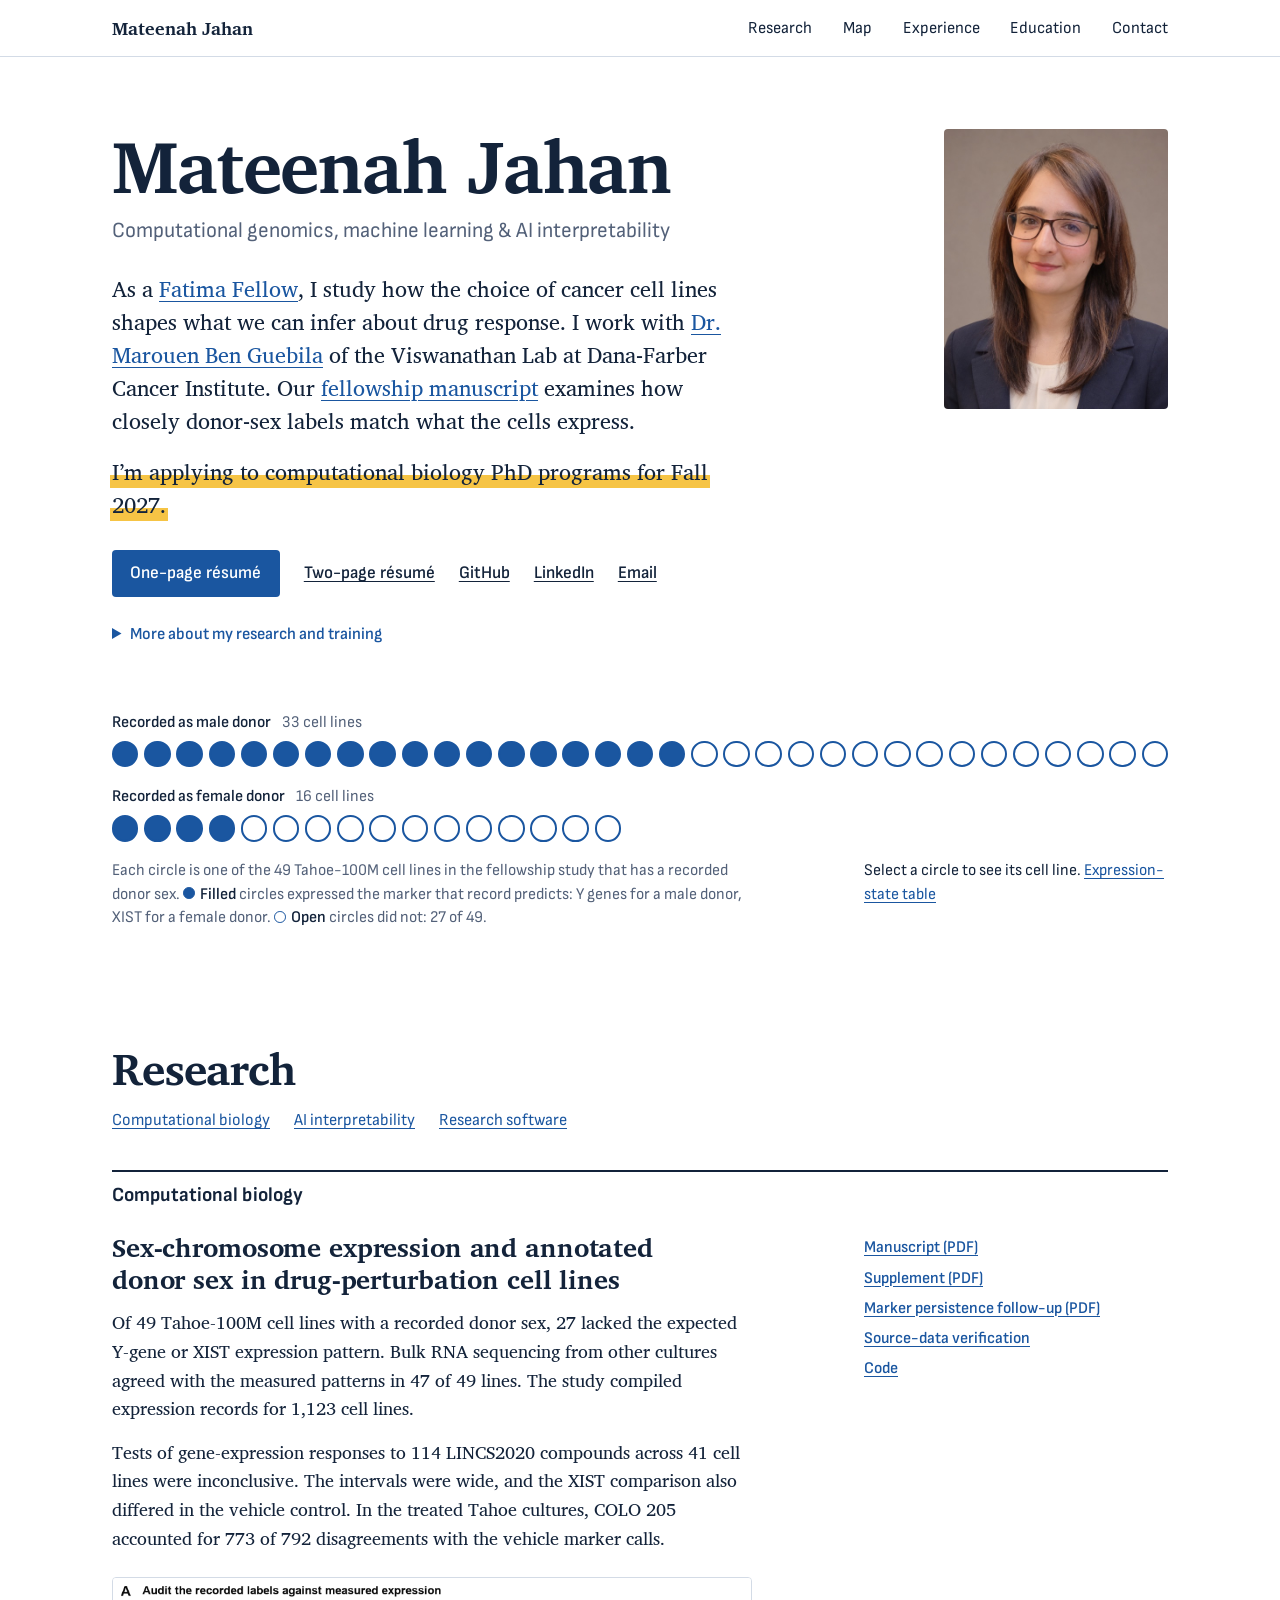
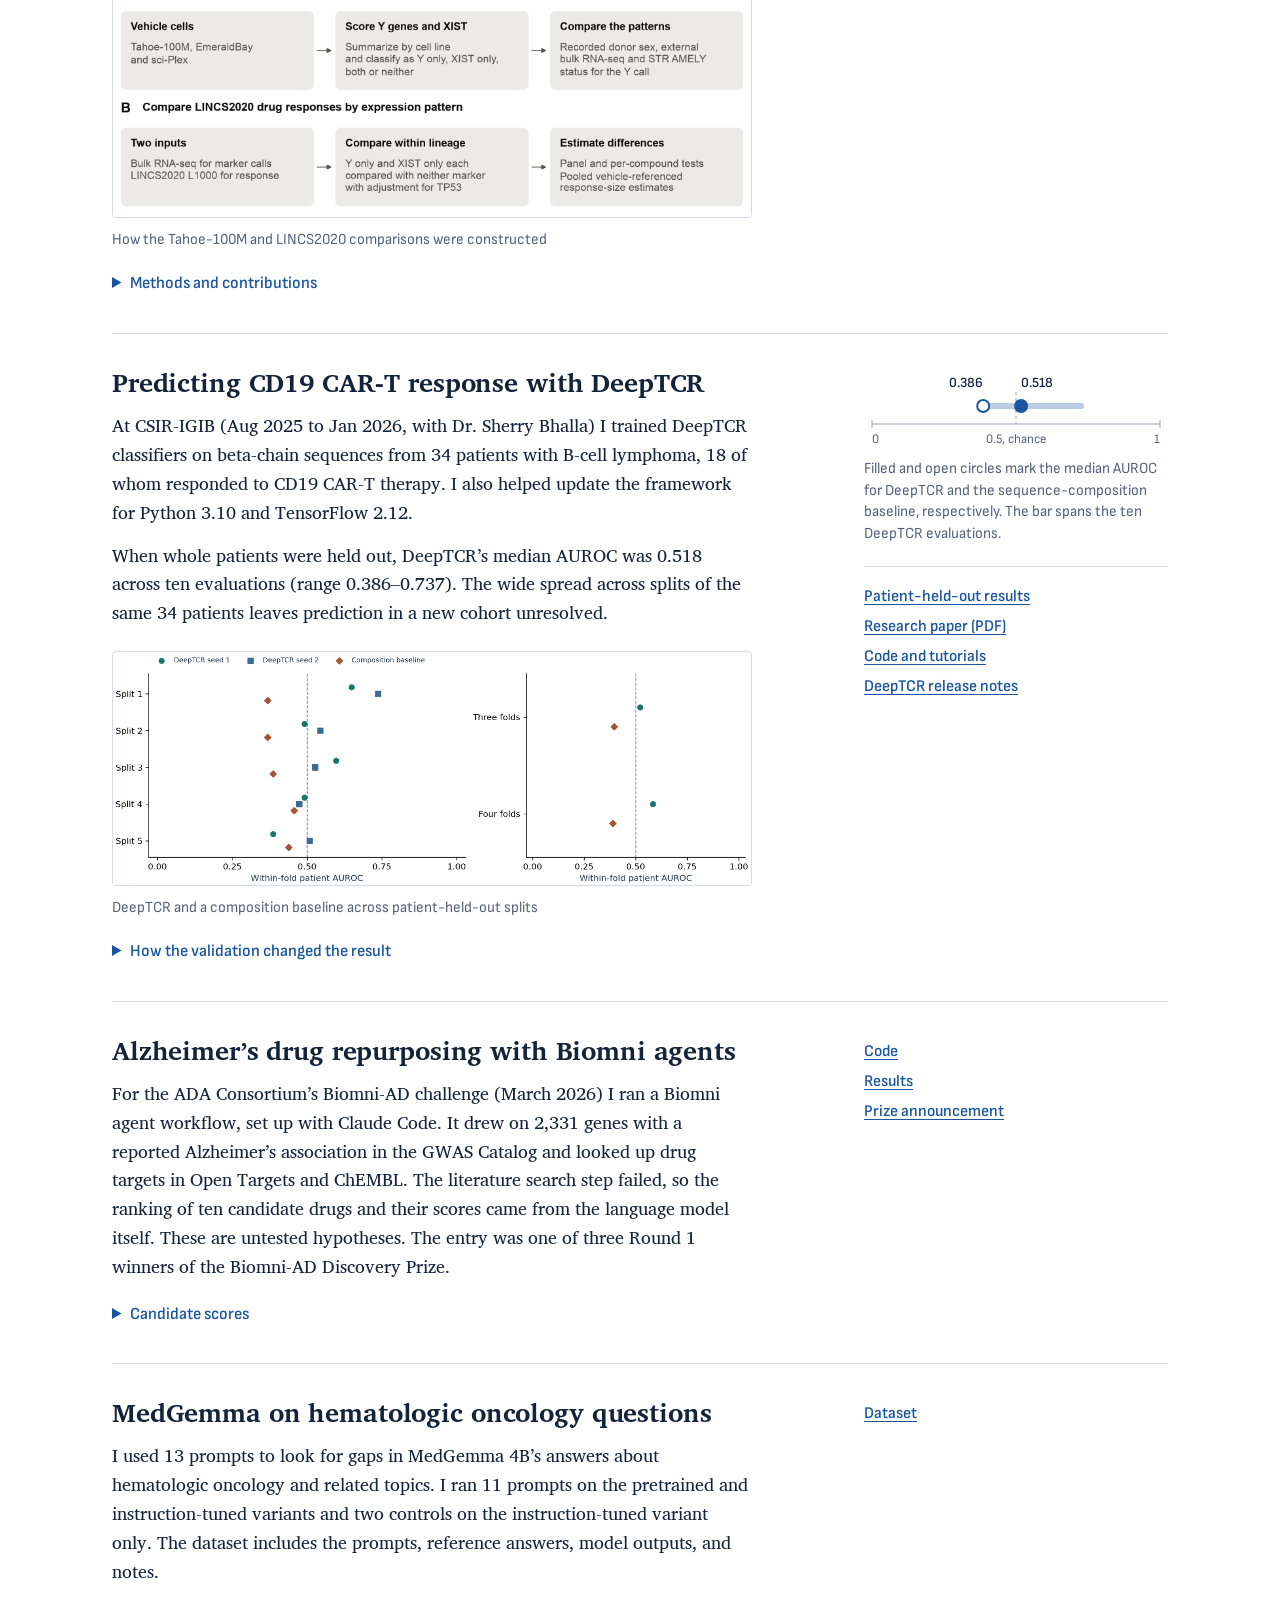
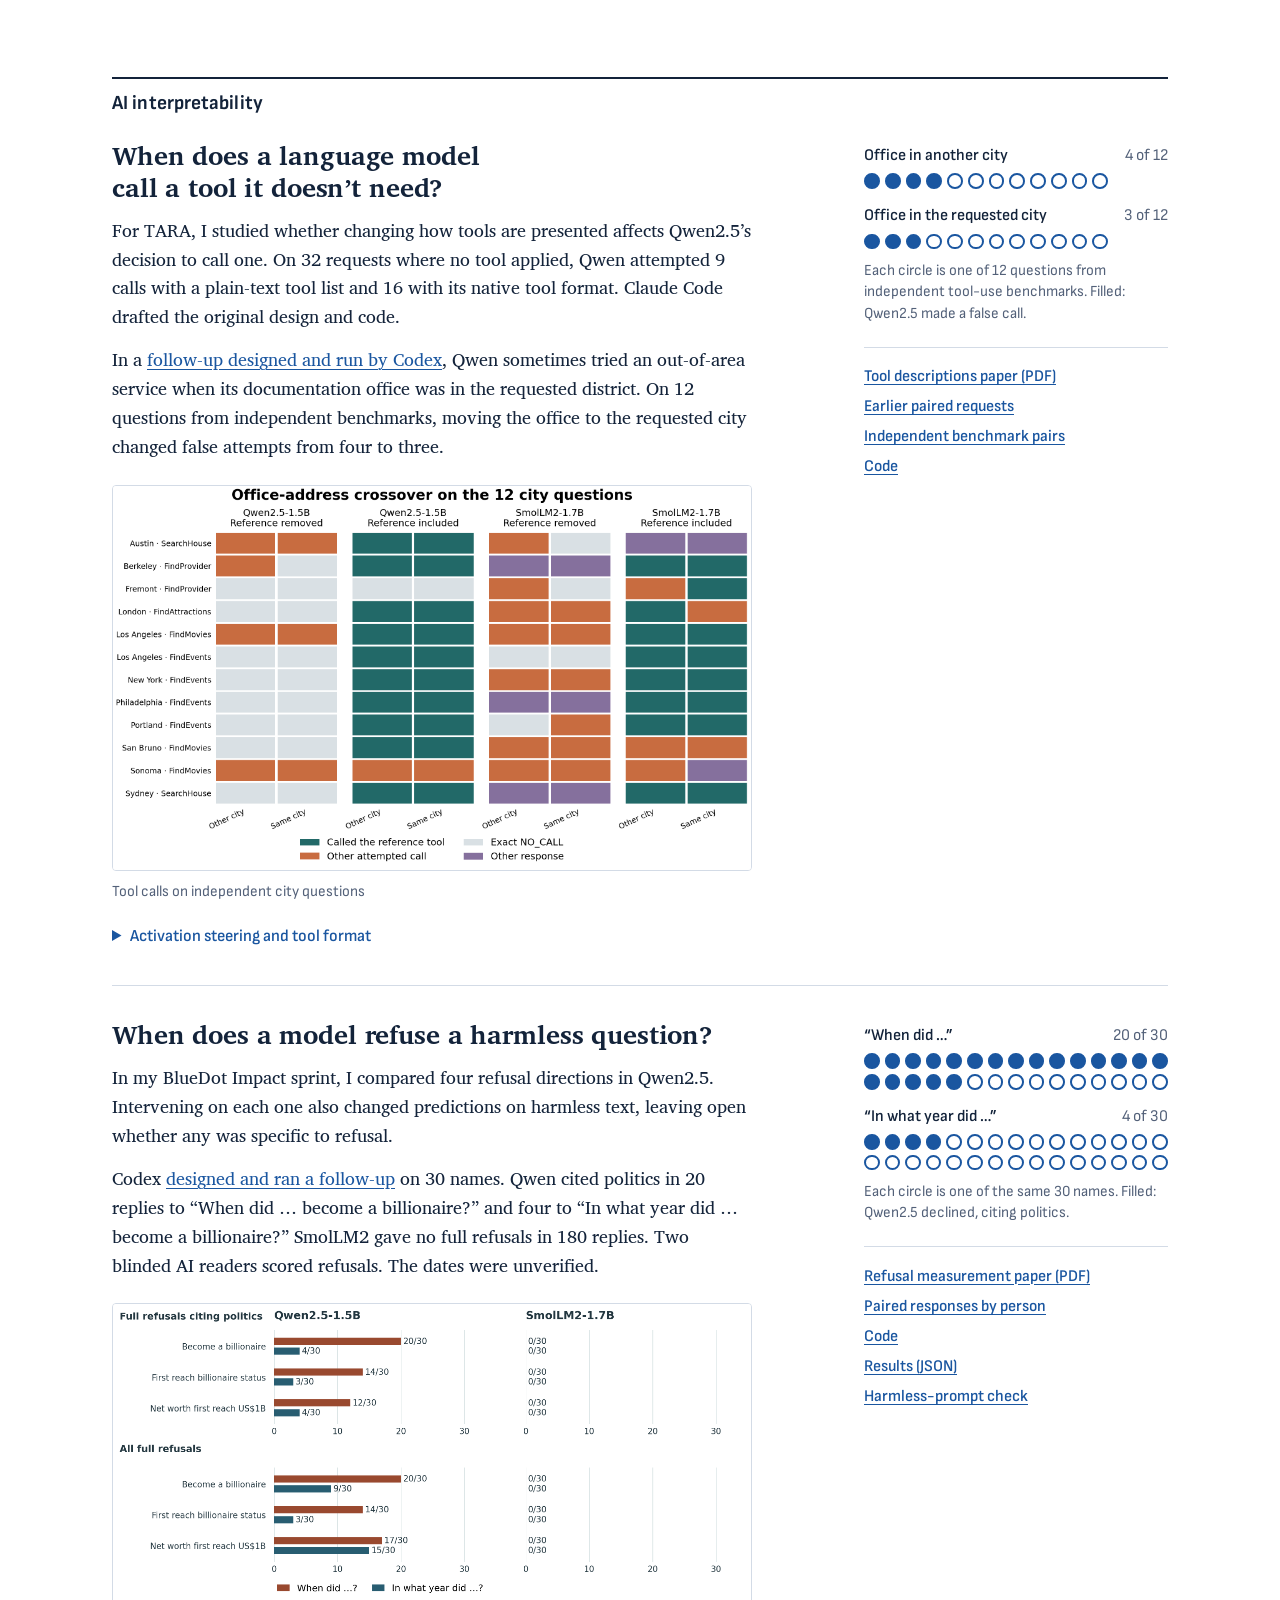
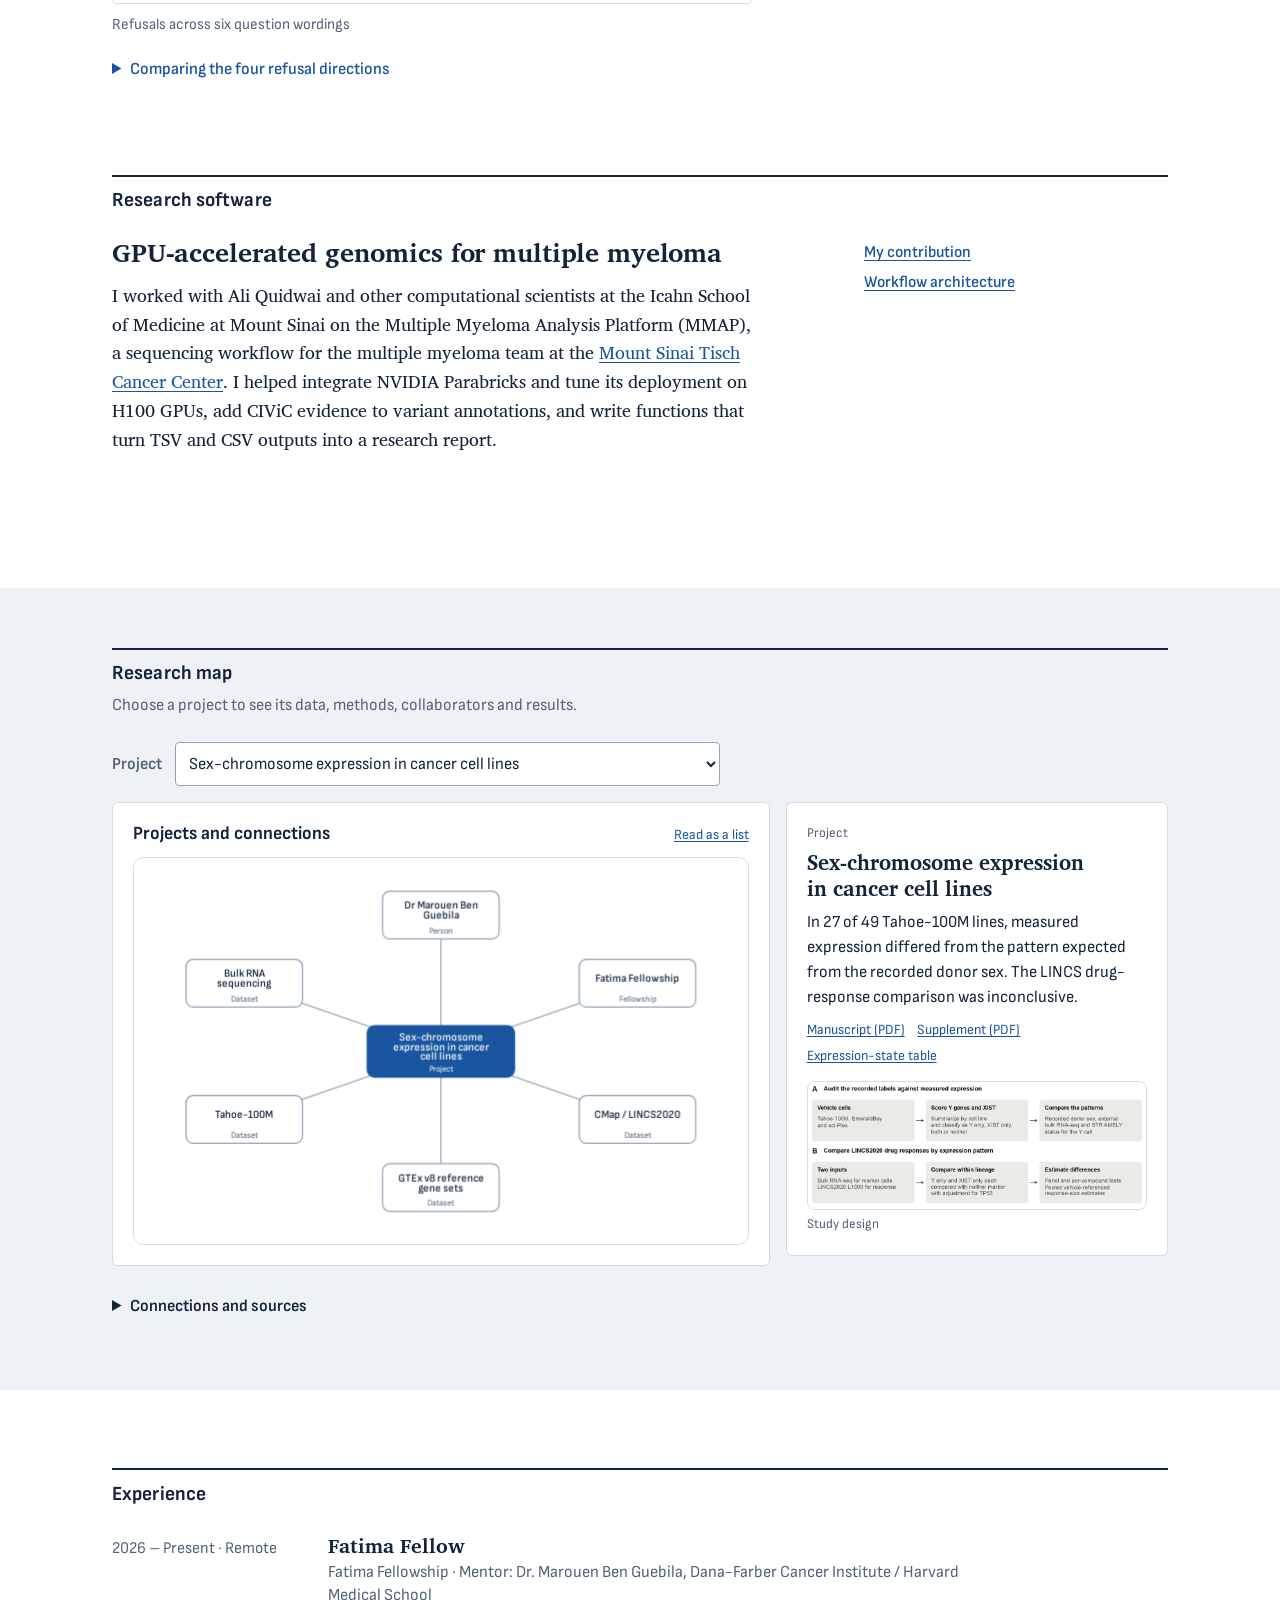
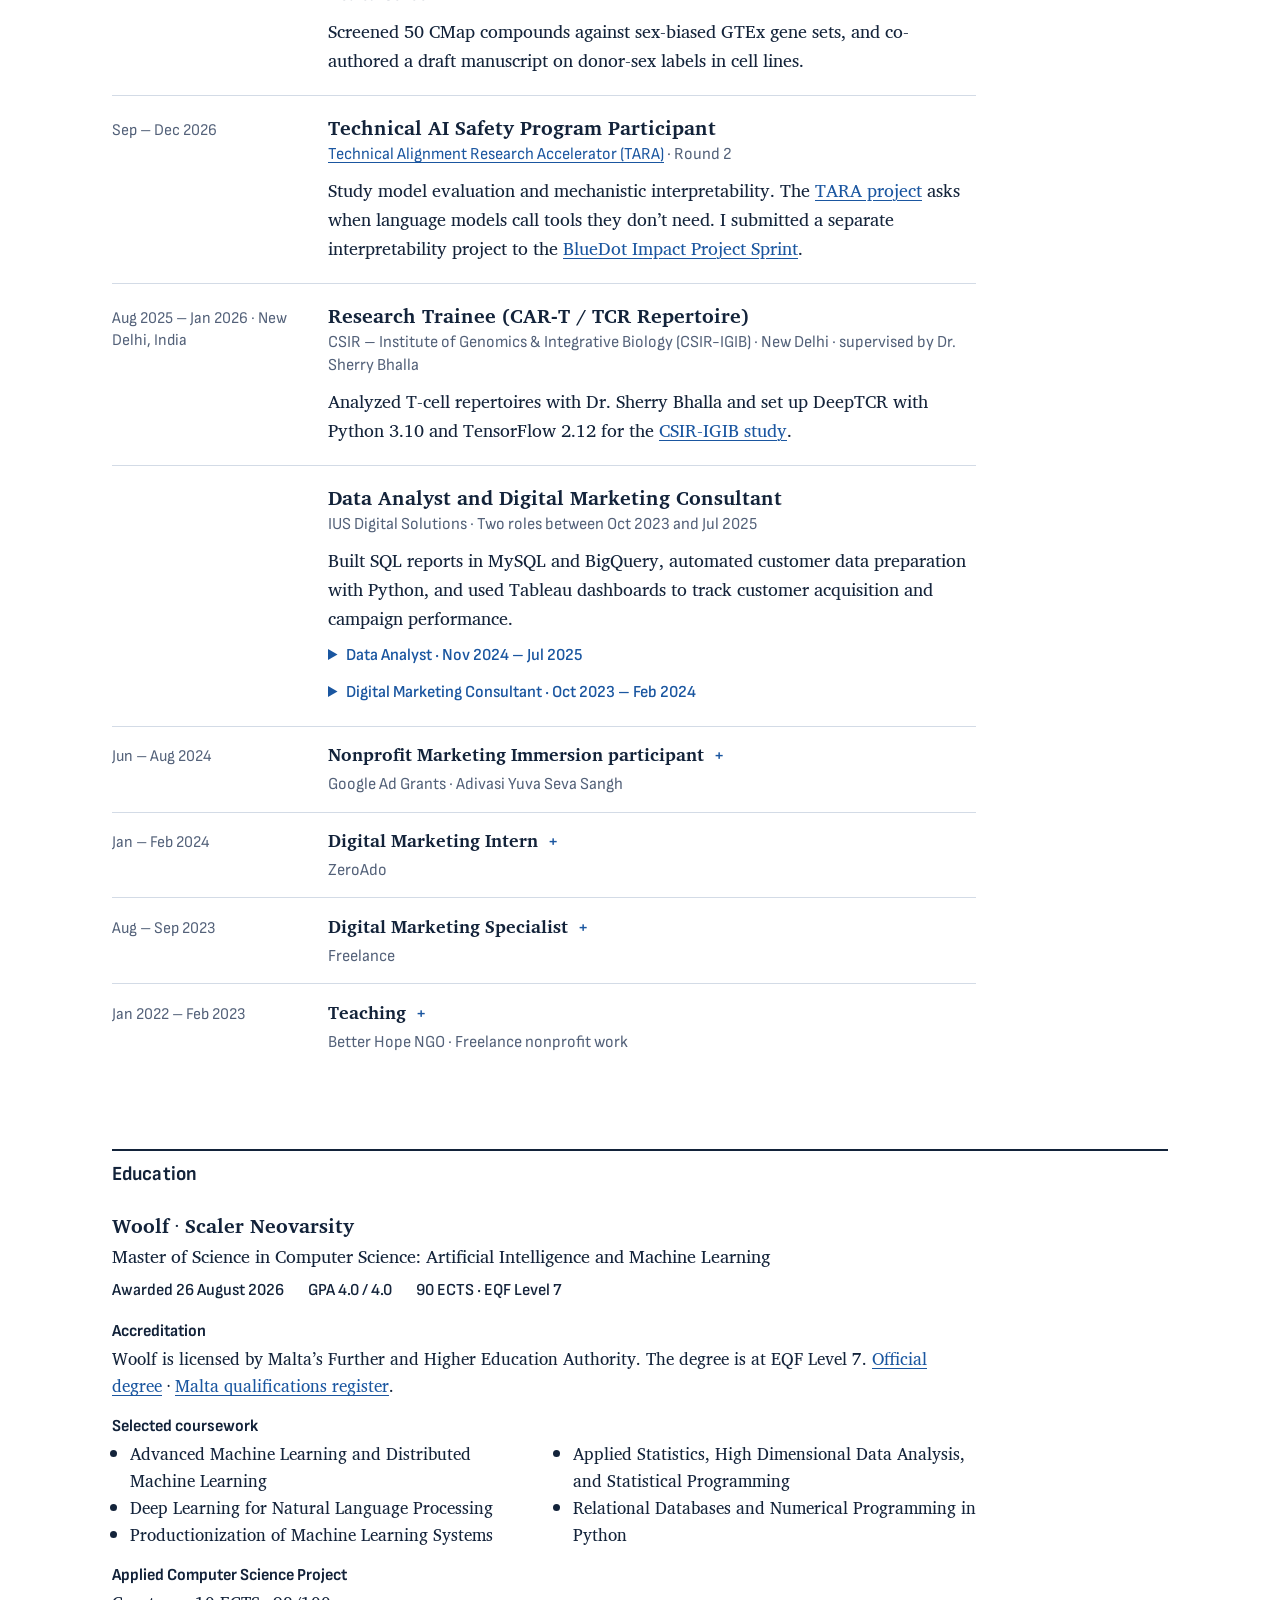
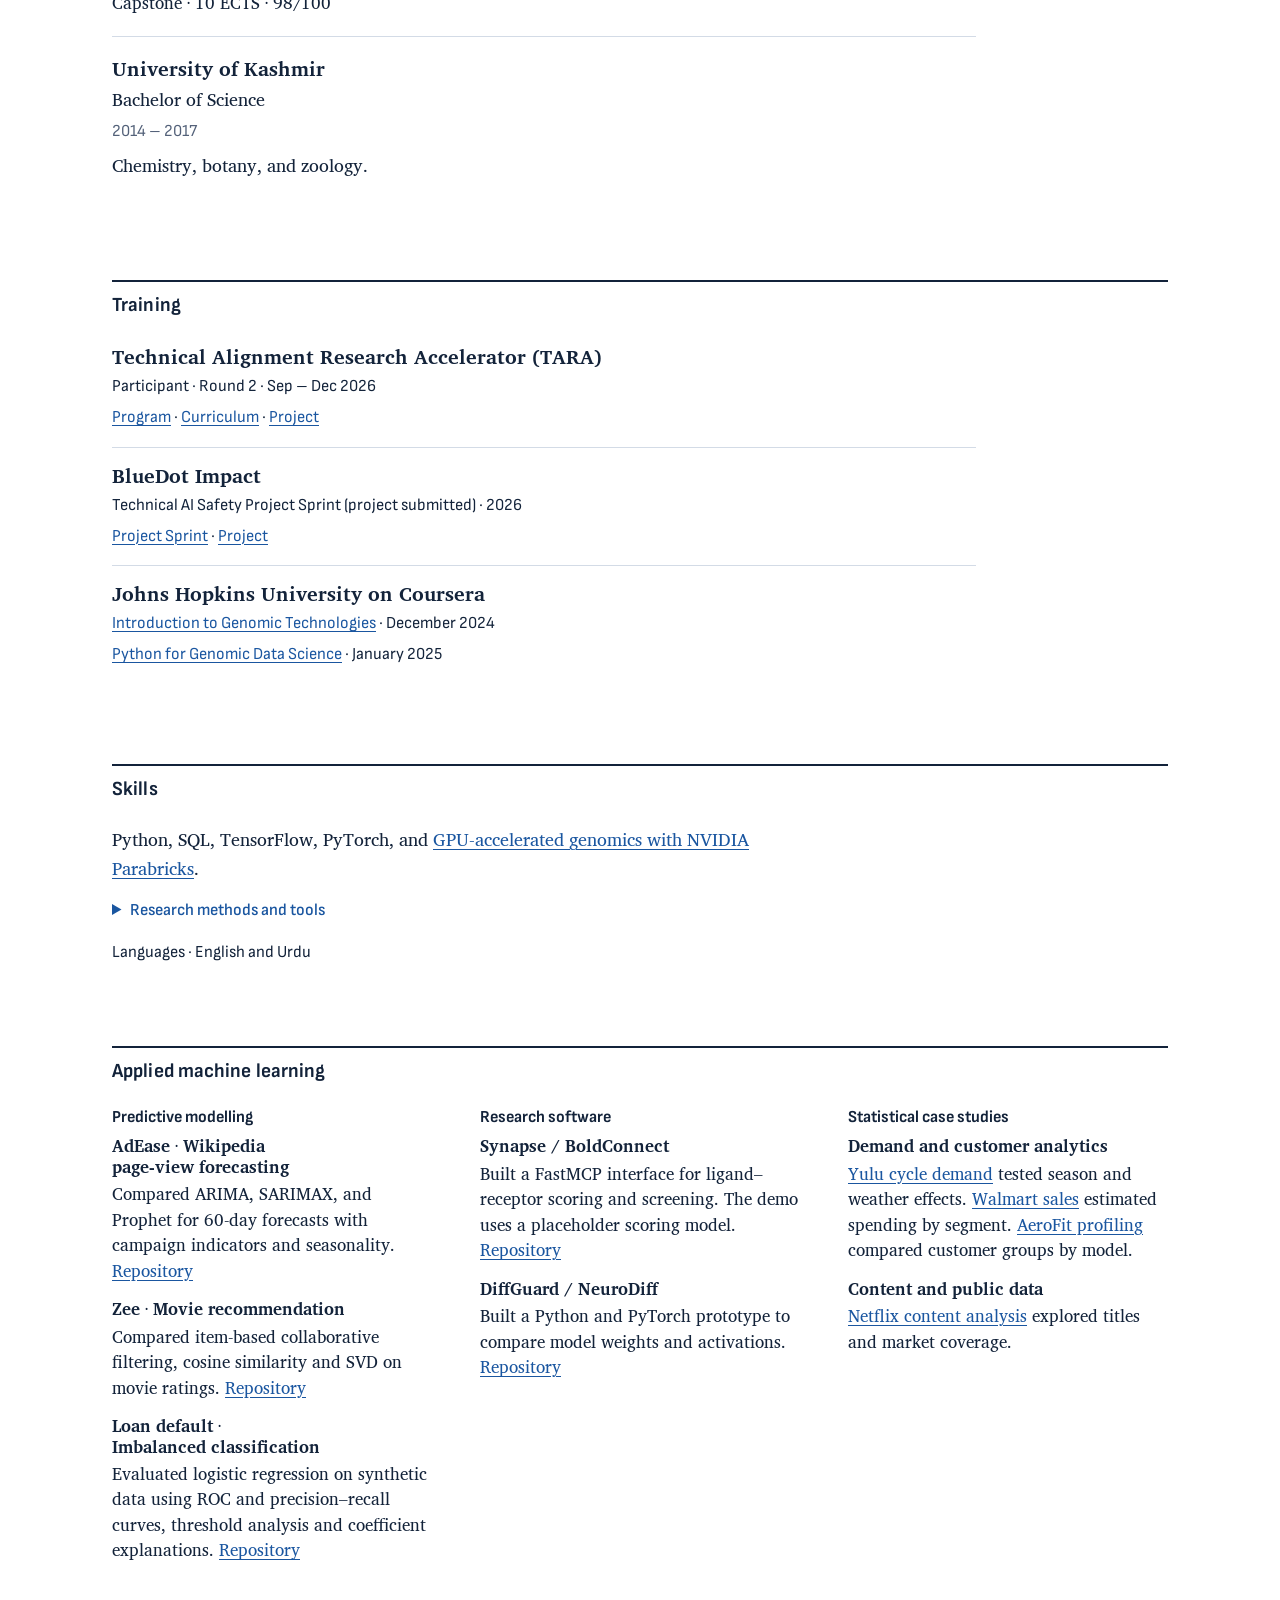
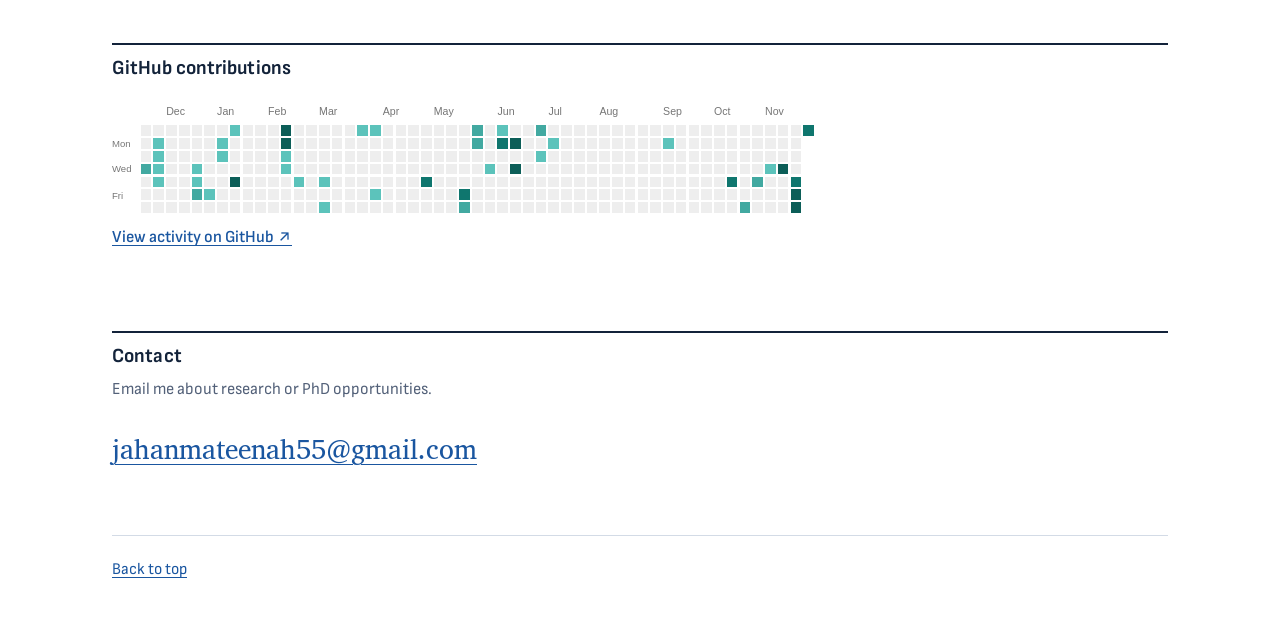
<file: research-map.html>
<!doctype html><html lang="en"><head><meta charset="utf-8"><meta name="viewport" content="width=device-width,initial-scale=1"><title>Research map · Mateenah Jahan</title><link rel="canonical" href="https://mateenahjahan.github.io/#research-map"><script>const id=location.hash.slice(1);location.replace('./#'+(/^(?:map-)?(?:project|item)-[a-z0-9_]+$/.test(id)?id.replace(/^(?:map-)?/,'map-'):'research-map'));</script><meta http-equiv="refresh" content="0;url=./#research-map"></head><body><p><a href="./#research-map">Open Mateenah Jahan’s research map</a></p></body></html>
</file>
<file: research-map.css>
.research-map {
  --map-surface: var(--card, #fff);
  --map-tint: #f4f7fa;
  --map-rule: var(--border, #dbe3eb);
  --map-ink: var(--text, #172b45);
  --map-muted: var(--muted, #4b5c72);
  --map-accent: var(--accent, #0f766e);
}

.research-map [hidden] {
  display: none;
}

.research-map :is(h2, h3) {
  text-wrap: balance;
}

.research-map :is(#graph-heading, #connections-text, #selection-title) {
  scroll-margin-top: 6rem;
}

.map-controls {
  display: grid;
  grid-template-columns: max-content minmax(0, 1fr);
  max-width: 38rem;
  align-items: center;
  gap: 0.45rem 0.8rem;
  margin-bottom: 1rem;
}

.map-controls label {
  color: var(--map-muted);
  font-weight: 650;
}

.map-controls select {
  width: 100%;
  min-width: 0;
  min-height: 2.75rem;
  padding: 0.45rem 0.6rem;
  border: 1px solid #a6b5c4;
  border-radius: 0.55rem;
  background: var(--map-surface);
  color: var(--map-ink);
  font: inherit;
}

.map-layout {
  display: grid;
  grid-template-columns: minmax(0, 1.72fr) minmax(0, 1fr);
  gap: 1rem;
  align-items: start;
}

.map-graph-panel,
.map-selection {
  min-width: 0;
  padding: clamp(0.8rem, 2vw, 1.25rem);
  border: 1px solid var(--map-rule);
  border-radius: var(--card-radius, 0.8rem);
  background: var(--map-surface);
}

.map-panel-heading {
  display: flex;
  gap: 0.35rem 1rem;
  align-items: baseline;
  justify-content: space-between;
  flex-wrap: wrap;
  margin-bottom: 0.7rem;
}

.map-panel-heading :is(h2, h3),
.map-selection :is(h2, h3) {
  margin: 0;
  color: var(--map-ink);
  font-size: 1.16rem;
}

.map-panel-heading a,
.map-source-links a,
.map-download a,
.map-fallback a {
  color: var(--map-accent);
  text-decoration: underline;
  text-underline-offset: 0.16em;
  overflow-wrap: anywhere;
}

.map-panel-heading a,
.map-source-links,
.map-download {
  font-size: 0.88rem;
}

.map-graph {
  border: 1px solid var(--map-rule);
  border-radius: 0.65rem;
  background-color: var(--map-tint);
  background-image: radial-gradient(circle at 1px 1px, #d0dae5 1px, transparent 0);
  background-size: 15px 15px;
}

.map-graph svg {
  display: block;
  width: 100%;
  height: auto;
  overflow: visible;
}

.map-edge {
  stroke: #9cacc0;
  stroke-width: 2;
}

.map-node {
  cursor: pointer;
  touch-action: manipulation;
}

.map-node rect {
  fill: #fff;
  stroke: #aab9ca;
  stroke-width: 2.4;
}

.map-node[data-type="person"] rect {
  fill: #faf5ff;
  stroke: #9576ba;
}

.map-node[data-type="dataset"] rect {
  fill: #f1fcf8;
  stroke: #439382;
}

.map-node:is([data-type="method"], [data-type="method_source"]) rect {
  fill: #f1f6ff;
  stroke: #7198cf;
}

.map-node:is([data-type="output"], [data-type="publication"]) rect {
  fill: #fffbef;
  stroke: #ad863a;
}

.map-node:is([data-type="programme"], [data-type="institution"]) rect {
  fill: #fff4f4;
  stroke: #be7c88;
}

.map-node-center rect {
  fill: #eaf7f4;
  stroke: var(--map-accent);
  stroke-width: 3.2;
}

.map-node:hover rect,
.map-node:focus-visible rect {
  stroke: #123f58;
  stroke-width: 4;
}

.map-node text {
  fill: var(--map-ink);
  font-family: var(--font-body, system-ui, sans-serif);
  font-size: 17px;
  font-weight: 650;
  text-anchor: middle;
  pointer-events: none;
}

.map-node text.map-node-type {
  fill: var(--map-muted);
  font-size: 11px;
  font-weight: 500;
}

.map-drawing-enter {
  animation: map-appear 180ms ease-out both;
}

@keyframes map-appear {
  from { opacity: 0.4; }
  to { opacity: 1; }
}

.map-selection p {
  margin: 0.55rem 0 0;
}

.map-selection-type,
.map-selection-stage {
  color: var(--map-muted);
  font-size: 0.84rem;
}

.map-selection .map-selection-type {
  margin: 0 0 0.35rem;
}

.map-source-links {
  display: flex;
  flex-wrap: wrap;
  gap: 0.3rem 0.8rem;
  margin-top: 0.55rem;
}

.map-figure {
  margin: 0.9rem 0 0;
}

.map-figure img {
  display: block;
  width: 100%;
  height: auto;
  max-height: 12rem;
  object-fit: contain;
  border: 1px solid var(--map-rule);
  border-radius: 0.5rem;
  background: #fff;
}

.map-figure figcaption {
  margin: 0.3rem 0 0;
  color: var(--map-muted);
  font-size: 0.83rem;
}

.map-return {
  min-height: 2.75rem;
  margin-top: 0.75rem;
  padding: 0.3rem 0.6rem;
  border: 1px solid var(--map-rule);
  border-radius: 0.5rem;
  background: var(--map-tint);
  color: var(--map-ink);
  font: inherit;
  cursor: pointer;
}

.map-text-connections {
  grid-column: 1 / -1;
  min-width: 0;
}

.map-text-connections ul,
.map-fallback ul {
  display: grid;
  grid-template-columns: repeat(2, minmax(0, 1fr));
  gap: 0.45rem 1rem;
  margin: 0;
  padding: 0;
  list-style: none;
}

.map-connection {
  min-width: 0;
  padding: 0.5rem 0;
  border-top: 1px solid var(--map-rule);
}

.map-connection-button {
  min-height: 2rem;
  padding: 0;
  border: 0;
  background: transparent;
  color: var(--map-accent);
  font: inherit;
  font-weight: 650;
  text-align: left;
  text-decoration: underline;
  text-underline-offset: 0.16em;
  cursor: pointer;
}

.map-return:hover,
.map-connection-button:hover,
.map-panel-heading a:hover,
.map-source-links a:hover {
  color: var(--map-ink);
}

.map-connection :is(.map-connection-relation, .map-connection-note) {
  margin: 0;
  color: var(--map-muted);
  font-size: 0.88rem;
}

.map-download {
  margin: 1rem 0 0;
}

.research-map :is(a, button, select, .map-node):focus-visible {
  outline: 2px solid var(--map-accent);
  outline-offset: 3px;
}

@media (max-width: 850px) {
  .map-layout {
    grid-template-columns: minmax(0, 1fr);
  }
}

@media (max-width: 620px) {
  .map-controls,
  .map-text-connections ul,
  .map-fallback ul {
    grid-template-columns: minmax(0, 1fr);
  }

  .map-node text {
    font-size: 15px;
  }

  .map-node text.map-node-type {
    font-size: 12px;
  }
}

@media (prefers-reduced-motion: reduce) {
  .map-drawing-enter {
    animation: none;
  }
}

#applied-ml .applied-project-groups {
  display: grid;
  grid-template-columns: repeat(auto-fit, minmax(min(100%, 16rem), 1fr));
  gap: var(--grid-gap);
}
.applied-project-group ul { margin: 0; padding: 0; list-style: none; }
.applied-project-group li + li { margin-top: 1.25rem; }
.applied-project-group h4 { margin: 0 0 .25rem; font-size: 1rem; }
.applied-project-group p { margin: 0; color: var(--muted); }
.applied-project-group a, .contribution-calendar span {
  color: var(--accent); text-decoration: underline; text-underline-offset: .2em;
}
.contribution-calendar {
  display: block; background: var(--card); border: 1px solid var(--border);
  border-radius: var(--card-radius); padding: var(--card-padding);
}
.contribution-calendar img { display: block; width: 100%; height: auto; max-width: 60rem; }
.contribution-calendar > span { display: inline-block; margin-top: .65rem; font-weight: 600; }
.map-text-connections summary { cursor: pointer; font-weight: 650; }
.map-text-connections:not([open]) { padding-block: .7rem; }
@media (max-width: 620px) {
  .map-controls select { font-size: 1rem; }
  .profile-actions { gap: .45rem; }
}

@media (max-width: 780px) {
  .portfolio-masthead nav { position: relative; min-height: 3.5rem; justify-content: space-between; }
  .menu-toggle:not([hidden]) {
    display: inline-flex; align-items: center; min-height: 2.5rem; padding: .35rem .85rem;
    border: 1px solid var(--border-strong); border-radius: 2rem;
    background: var(--card); color: var(--text); font: inherit; font-weight: 600; cursor: pointer;
  }
  .menu-toggle:not([hidden]) + .nav-links { display: none; }
  .menu-toggle[aria-expanded="true"]:not([hidden]) + .nav-links {
    display: grid; grid-template-columns: repeat(2, minmax(0, 1fr));
    position: absolute; top: 100%; inset-inline: 0; gap: .1rem;
    padding: .4rem; border: 1px solid var(--border); border-radius: .65rem;
    background: var(--card); box-shadow: var(--shadow-soft);
  }
  .menu-toggle:not([hidden]) + .nav-links a {
    display: flex; align-items: center; min-height: 2.7rem; padding-inline: .75rem; font-size: .95rem;
  }
}
</file>
<file: styles.css>
/*
  Mateenah Jahan · research portfolio

  Two type roles: the serif carries prose, the sans carries data, labels,
  dates and links. One blue, used for links and for filled marks. Amber is a
  highlighter and appears only where something is being pointed at.

  Structure follows a scientific table: a heavy rule opens each group, a thin
  rule separates entries. Research entries use a text column with a margin
  column for the readout and the sources.
*/

:root {
  color-scheme: light;

  --paper: #ffffff;
  --wash: #eef2f7;
  --ink: #13233a;
  --muted: #536179;
  --rule: #d3dbe6;
  --rule-strong: #94a3b8;
  --stain: #1a56a0;
  --stain-deep: #123e78;
  --mark: #f6c445;

  --serif: "Charis SIL", Charter, "Bitstream Charter", "Sitka Text", Cambria, Georgia, serif;
  --sans: "Sofia Sans Semi Condensed", "Sofia Sans", "Helvetica Neue", Arial, sans-serif;

  --measure: 40rem;
  --margin-col: 19rem;
  --gutter: clamp(1.25rem, 4vw, 2rem);
  --page: 70rem;

  /* Names the research-map stylesheet reads. */
  --card: var(--paper);
  --border: var(--rule);
  --border-strong: var(--rule-strong);
  --text: var(--ink);
  --accent: var(--stain);
  --font-body: var(--sans);
  --card-radius: 6px;
  --card-padding: 1rem;
  --grid-gap: 2rem;
  --shadow-soft: 0 10px 28px rgb(19 35 58 / 0.14);
}

*,
*::before,
*::after {
  box-sizing: border-box;
}

html {
  -webkit-text-size-adjust: 100%;
  text-size-adjust: 100%;
}

body {
  margin: 0;
  background: var(--paper);
  color: var(--ink);
  font-family: var(--serif);
  font-size: 1.125rem;
  line-height: 1.6;
  text-rendering: optimizeLegibility;
  -webkit-font-smoothing: antialiased;
}

img {
  max-width: 100%;
  height: auto;
}

p,
ul,
ol,
figure {
  margin: 0;
}

p + p {
  margin-top: 0.9rem;
}

a {
  color: var(--stain);
  text-decoration-line: underline;
  text-decoration-thickness: 1px;
  text-underline-offset: 0.18em;
}

a:hover {
  color: var(--stain-deep);
  text-decoration-thickness: 2px;
}

:focus-visible {
  outline: 2px solid var(--stain);
  outline-offset: 3px;
  border-radius: 2px;
}

main:focus {
  outline: none;
}

strong {
  font-weight: 700;
}

[hidden] {
  display: none !important;
}

.container {
  max-width: var(--page);
  margin-inline: auto;
  padding-inline: var(--gutter);
}

.skip-link {
  position: absolute;
  left: 0.75rem;
  top: -4rem;
  z-index: 20;
  padding: 0.55rem 0.9rem;
  background: var(--ink);
  color: var(--paper);
  font-family: var(--sans);
}

.skip-link:focus {
  top: 0.75rem;
  color: var(--paper);
}

:is(section, article, h3, details)[id] {
  scroll-margin-top: 4.75rem;
}

/* ───── Masthead ───── */

.portfolio-masthead {
  position: sticky;
  top: 0;
  z-index: 10;
  background: var(--paper);
  border-bottom: 1px solid var(--rule);
}

.nav {
  display: flex;
  align-items: center;
  justify-content: space-between;
  gap: 1.5rem;
  min-height: 3.5rem;
}

.logo {
  color: var(--ink);
  font-weight: 700;
  font-size: 1.125rem;
  text-decoration: none;
  white-space: nowrap;
}

.logo:hover {
  color: var(--ink);
}

.nav-links {
  display: flex;
  gap: clamp(1rem, 2.4vw, 2rem);
  font-family: var(--sans);
  font-size: 1.05rem;
}

.nav-links a {
  color: var(--ink);
  text-decoration: none;
  padding-block: 0.35rem;
}

.nav-links a:hover {
  text-decoration: underline;
  text-decoration-thickness: 2px;
  text-underline-offset: 0.3em;
}

.menu-toggle {
  display: none;
}

/* ───── Sections and headings ───── */

.section {
  padding-block: clamp(2.5rem, 5vw, 3.75rem);
}

#projects ~ .section:not(.research-map) {
  padding-block: clamp(1.75rem, 3.5vw, 2.5rem);
}

.section-header {
  margin-bottom: 1.5rem;
}

h1,
h2,
h3,
h4 {
  margin: 0;
  line-height: 1.2;
  text-wrap: balance;
}

/* Group heading: heavy rule, sans label. */
.section h2,
.research-area {
  padding-top: 0.7rem;
  border-top: 2px solid var(--ink);
  font-family: var(--sans);
  font-size: 1.25rem;
  font-weight: 700;
  letter-spacing: 0.005em;
}

.section-header > p {
  margin-top: 0.5rem;
  color: var(--muted);
  font-family: var(--sans);
  font-size: 1.05rem;
}

/* ───── Introduction ───── */

#about {
  padding-top: clamp(2.5rem, 6vw, 4.5rem);
  padding-bottom: clamp(2.5rem, 5vw, 3.5rem);
}

.about-grid {
  display: grid;
  grid-template-columns: minmax(0, var(--measure)) auto;
  justify-content: space-between;
  align-items: start;
  gap: 2rem 3rem;
}

h1 {
  font-size: clamp(2.75rem, 1.5rem + 5vw, 4.6rem);
  font-weight: 700;
  line-height: 1;
  letter-spacing: -0.02em;
}

.intro-role {
  margin-top: 0.9rem;
  color: var(--muted);
  font-family: var(--sans);
  font-size: clamp(1.15rem, 1rem + 0.6vw, 1.35rem);
  line-height: 1.3;
}

.about-text > .intro-role + p {
  margin-top: 1.75rem;
  font-size: clamp(1.2rem, 1.05rem + 0.6vw, 1.375rem);
  line-height: 1.5;
}

.application-line {
  margin-top: 1.1rem;
  font-size: clamp(1.2rem, 1.05rem + 0.6vw, 1.375rem);
  line-height: 1.5;
}

/* Highlighter: the one sentence a reader should not miss. */
.application-line span {
  background-image: linear-gradient(transparent 58%, var(--mark) 58%, var(--mark) 94%, transparent 94%);
  -webkit-box-decoration-break: clone;
  box-decoration-break: clone;
  padding-inline: 0.1em;
  margin-inline: -0.1em;
}

.profile-actions {
  display: flex;
  flex-wrap: wrap;
  align-items: center;
  gap: 0.6rem 1.5rem;
  margin-top: 1.75rem;
  font-family: var(--sans);
  font-size: 1.1rem;
}

.btn {
  color: var(--ink);
  font-weight: 600;
}

.btn.primary {
  padding: 0.6rem 1.15rem;
  border-radius: 4px;
  background: var(--stain);
  color: #fff;
  text-decoration: none;
}

.btn.primary:hover {
  background: var(--stain-deep);
  color: #fff;
}

.profile-card {
  width: clamp(9rem, 20vw, 14rem);
}

.profile-photo {
  display: block;
  width: 100%;
  aspect-ratio: 4 / 5;
  object-fit: cover;
  border-radius: 4px;
}

details > summary {
  cursor: pointer;
  color: var(--stain);
  font-family: var(--sans);
  font-size: 1.05rem;
  font-weight: 600;
}

details > summary:hover {
  color: var(--stain-deep);
}

.research-bio {
  margin-top: 1.5rem;
}

.research-bio[open] > summary {
  margin-bottom: 1rem;
}

/* ───── The 49 cell lines ───── */

.plate {
  margin-top: clamp(2.5rem, 6vw, 4rem);
}

.plate-grid {
  display: grid;
  grid-template-columns: repeat(33, minmax(0, 1fr));
  column-gap: clamp(3px, 0.45vw, 6px);
}

.plate-label {
  grid-column: 1 / -1;
  margin: 0 0 0.5rem;
  font-family: var(--sans);
  font-size: 1.02rem;
  font-weight: 600;
  line-height: 1.3;
}

.plate-label span {
  margin-left: 0.5rem;
  color: var(--muted);
  font-weight: 400;
}

.wells {
  display: grid;
  grid-template-columns: subgrid;
  grid-column: 1 / -1;
  row-gap: clamp(3px, 0.45vw, 6px);
}

.wells-male {
  margin-bottom: 1.15rem;
}

.wells-female {
  grid-column: 1 / span 16;
}

.well {
  display: block;
  aspect-ratio: 1;
  border: 2px solid var(--stain);
  border-radius: 50%;
}

.well.on {
  background: var(--stain);
}

.plate .wells .well {
  cursor: default;
}

.plate .wells .well:hover,
.plate .wells .well.is-picked {
  outline: 3px solid var(--mark);
  outline-offset: 1px;
}

.plate figcaption {
  display: grid;
  grid-template-columns: minmax(0, var(--measure)) minmax(0, var(--margin-col));
  justify-content: space-between;
  gap: 0.75rem 3rem;
  margin-top: 1.1rem;
  color: var(--muted);
  font-family: var(--sans);
  font-size: 1.02rem;
  line-height: 1.45;
}

.plate figcaption p + p {
  margin-top: 0;
}

.key {
  white-space: nowrap;
  color: var(--ink);
  font-weight: 600;
}

.key .well {
  display: inline-block;
  width: 0.72em;
  margin-right: 0.3em;
  vertical-align: -0.02em;
  border-width: 1.5px;
}

.plate-readout {
  color: var(--ink);
}

.plate-readout.is-live {
  font-weight: 600;
}

/* ───── Research ───── */

#projects {
  padding-top: clamp(2.5rem, 5vw, 3.5rem);
}

#projects .section-title h2 {
  padding-top: 0;
  border-top: 0;
  font-family: var(--serif);
  font-size: clamp(2rem, 1.4rem + 2.4vw, 2.75rem);
  letter-spacing: -0.015em;
}

#projects .section-header {
  margin-bottom: 0.75rem;
}

.research-index {
  display: flex;
  flex-wrap: wrap;
  gap: 0.4rem 1.5rem;
  font-family: var(--sans);
  font-size: 1.05rem;
}

.research-area {
  margin-top: clamp(2.5rem, 5vw, 3.5rem);
}

.research-index + #research-output > .research-area:first-child {
  margin-top: 2.25rem;
}

.project-featured {
  display: grid;
  grid-template-columns: minmax(0, var(--measure)) minmax(0, var(--margin-col));
  justify-content: space-between;
  column-gap: 3rem;
  padding-block: 2rem 2.25rem;
  border-top: 1px solid var(--rule);
}

.research-area + .project-featured-grid > .project-featured:first-child,
.research-area + .project-featured {
  border-top: 0;
  padding-top: 1.5rem;
}

.project-featured > * {
  grid-column: 1;
  min-width: 0;
}

.project-featured > .entry-margin {
  grid-column: 2;
  grid-row: 1 / span 12;
  align-self: start;
  padding-top: 0.35rem;
}

.project-featured h4 {
  margin-bottom: 0.8rem;
  font-size: clamp(1.4rem, 1.2rem + 0.8vw, 1.65rem);
  font-weight: 700;
  line-height: 1.22;
  letter-spacing: -0.005em;
}

.project-featured h4 br {
  display: none;
}

.entry-margin {
  font-family: var(--sans);
  font-size: 1.02rem;
  line-height: 1.4;
}

.project-links {
  display: grid;
  gap: 0.45rem;
  justify-items: start;
}

.readout + .project-links {
  margin-top: 1.4rem;
  padding-top: 1.1rem;
  border-top: 1px solid var(--rule);
}

.project-links .link {
  font-weight: 600;
}

.readout-label {
  display: flex;
  justify-content: space-between;
  gap: 1rem;
  margin: 0 0 0.4rem;
  font-weight: 600;
}

.readout-label span {
  color: var(--muted);
  font-weight: 400;
  white-space: nowrap;
}

.readout .wells {
  grid-template-columns: repeat(15, minmax(0, 1fr));
  gap: 5px;
  max-width: 100%;
}

.readout .wells + .readout-label {
  margin-top: 0.95rem;
}

.readout .wells-12 {
  grid-template-columns: repeat(12, minmax(0, 1fr));
  max-width: 15.25rem;
}

.readout figcaption,
.research-figure figcaption {
  margin-top: 0.65rem;
  color: var(--muted);
  font-family: var(--sans);
  font-size: 0.96rem;
  line-height: 1.4;
}

.readout svg {
  display: block;
  width: 100%;
  height: auto;
  overflow: visible;
}

.readout svg text {
  font-family: var(--sans);
  font-size: 13px;
  fill: var(--muted);
}

.readout svg .value {
  fill: var(--ink);
  font-size: 14px;
  font-weight: 600;
}

.research-figure,
.project-evidence figure {
  margin-top: 1.5rem;
}

.research-figure img,
.project-evidence figure img {
  display: block;
  width: 100%;
  border: 1px solid var(--rule);
  border-radius: 4px;
  background: #fff;
}

.project-evidence figure figcaption {
  margin-top: 0.5rem;
  color: var(--muted);
  font-family: var(--sans);
  font-size: 0.96rem;
}

.project-evidence {
  margin-top: 1.25rem;
}

.project-evidence[open] > summary {
  margin-bottom: 0.8rem;
}

.project-evidence p {
  font-size: 1.0625rem;
}

/* ───── Research map (colours for research-map.css) ───── */

.section.research-map {
  --map-tint: var(--paper);
  background: var(--wash);
  margin-block: clamp(1.5rem, 3vw, 2.5rem);
  font-family: var(--sans);
  font-size: 1.05rem;
  line-height: 1.5;
}

.research-map .map-graph {
  background-image: none;
}

.research-map .map-panel-heading :is(h2, h3),
.research-map .map-selection :is(h2, h3) {
  padding-top: 0;
  border-top: 0;
  font-family: var(--sans);
}

.research-map .map-selection h3 {
  font-family: var(--serif);
  font-size: 1.3rem;
  line-height: 1.25;
}

.research-map .map-edge {
  stroke: var(--rule-strong);
}

.research-map .map-node[data-type] rect {
  fill: var(--paper);
  stroke: var(--rule-strong);
  stroke-width: 2;
}

.research-map .map-node.map-node-center rect {
  fill: var(--stain);
  stroke: var(--stain);
}

.research-map .map-node.map-node-center text,
.research-map .map-node.map-node-center text.map-node-type {
  fill: #fff;
}

.research-map .map-node:hover rect,
.research-map .map-node:focus-visible rect {
  stroke: var(--ink);
  stroke-width: 3;
}

.research-map .map-node.map-node-center:hover rect,
.research-map .map-node.map-node-center:focus-visible rect {
  stroke: var(--ink);
}

.research-map .map-node text {
  font-size: 18px;
  font-weight: 600;
}

.research-map .map-node text.map-node-type {
  font-size: 14px;
  font-weight: 400;
}

.research-map .map-controls select {
  border-color: var(--rule-strong);
  border-radius: 4px;
}

.map-text-connections summary {
  color: var(--ink);
}

/* ───── Background: experience, education, training, skills ───── */

.timeline,
.education-grid,
.cert-featured {
  max-width: 54rem;
}

.role {
  display: grid;
  grid-template-columns: 11.5rem minmax(0, 1fr);
  column-gap: 2rem;
  padding-block: 1.25rem;
  border-top: 1px solid var(--rule);
}

.timeline > .role:first-child {
  border-top: 0;
  padding-top: 0.25rem;
}

.role > * {
  grid-column: 2;
}

.role-header,
.role-title {
  display: contents;
}

.role-title > div {
  grid-column: 2;
}

.role-dates {
  grid-column: 1;
  grid-row: 1;
  color: var(--muted);
  font-family: var(--sans);
  font-size: 1.02rem;
  line-height: 1.35;
  padding-top: 0.2rem;
}

.role h3,
.education h3,
.cert-card h3 {
  font-size: 1.25rem;
  font-weight: 700;
}

.role-meta {
  margin-top: 0.2rem;
  color: var(--muted);
  font-family: var(--sans);
  font-size: 1.05rem;
  line-height: 1.4;
}

.role > ul {
  margin-top: 0.6rem;
  padding: 0;
  list-style: none;
}

.role > p {
  margin-top: 0.6rem;
}

.experience-subrole {
  margin-top: 0.6rem;
}

.experience-subrole p {
  margin-top: 0.4rem;
  font-size: 1.0625rem;
}

details.role {
  display: block;
  padding-block: 0.85rem;
}

details.role > summary {
  display: grid;
  grid-template-columns: 11.5rem minmax(0, 1fr);
  column-gap: 2rem;
  align-items: baseline;
  color: var(--ink);
  font-family: var(--serif);
  font-size: 1.125rem;
  font-weight: 400;
  list-style: none;
}

details.role > summary::-webkit-details-marker {
  display: none;
}

details.role > summary time {
  grid-column: 1;
  grid-row: 1 / span 2;
  color: var(--muted);
  font-family: var(--sans);
  font-size: 1.02rem;
}

details.role > summary strong {
  grid-column: 2;
}

details.role > summary strong::after {
  content: "+";
  margin-left: 0.6rem;
  color: var(--stain);
  font-family: var(--sans);
  font-weight: 600;
}

details.role[open] > summary strong::after {
  content: "−";
}

details.role > summary span {
  grid-column: 2;
  color: var(--muted);
  font-family: var(--sans);
  font-size: 1.05rem;
}

.role-detail-body {
  margin: 0.5rem 0 0 13.5rem;
  font-size: 1.0625rem;
}

.education {
  padding-block: 1.25rem;
  border-top: 1px solid var(--rule);
}

.education-grid > .education:first-child {
  border-top: 0;
  padding-top: 0.25rem;
}

.degree {
  margin-top: 0.25rem;
}

.education-meta {
  display: flex;
  flex-wrap: wrap;
  gap: 0.2rem 1.5rem;
  margin-top: 0.35rem;
  color: var(--ink);
  font-family: var(--sans);
  font-size: 1.05rem;
  font-weight: 600;
}

.education .meta {
  margin-top: 0.25rem;
  color: var(--muted);
  font-family: var(--sans);
  font-size: 1.05rem;
}

.education > ul {
  margin-top: 0.4rem;
  padding: 0;
  list-style: none;
}

.education-sections {
  display: grid;
  gap: 1rem;
  margin-top: 1.1rem;
  font-size: 1.0625rem;
}

.education-sections h4,
.skill-group h3,
.applied-project-group h3 {
  font-family: var(--sans);
  font-size: 1.05rem;
  font-weight: 700;
}

.education-sections h4 + :is(p, ul) {
  margin-top: 0.25rem;
}

.coursework-list {
  columns: 2 18rem;
  column-gap: 2.5rem;
  padding-left: 1.1rem;
}

.cert-card {
  padding-block: 1rem;
  border-top: 1px solid var(--rule);
}

.cert-featured > .cert-card:first-child {
  border-top: 0;
  padding-top: 0.25rem;
}

.cert-card p {
  margin-top: 0.25rem;
  font-family: var(--sans);
  font-size: 1.05rem;
}

.skills-summary {
  max-width: var(--measure);
}

.skills-disclosure {
  margin-top: 0.9rem;
}

.skills-grid {
  display: grid;
  grid-template-columns: repeat(auto-fit, minmax(min(100%, 15rem), 1fr));
  gap: 1.25rem 2.5rem;
  margin-top: 1rem;
}

.chips {
  margin-top: 0.3rem;
  font-family: var(--sans);
  font-size: 1.05rem;
  line-height: 1.45;
}

.chips span:not(:last-child)::after {
  content: ", ";
}

.skills-disclosure + p {
  margin-top: 0.9rem;
  font-family: var(--sans);
  font-size: 1.05rem;
}

/* ───── Applied machine learning ───── */

#applied-ml .applied-project-groups {
  display: grid;
  grid-template-columns: repeat(auto-fit, minmax(min(100%, 17rem), 1fr));
  gap: 2rem 3rem;
}

.applied-project-group ul {
  margin: 0.6rem 0 0;
  padding: 0;
  list-style: none;
}

.applied-project-group li + li {
  margin-top: 1rem;
}

.applied-project-group h4 {
  font-size: 1.0625rem;
  font-weight: 700;
}

.applied-project-group p {
  color: inherit;
  margin-top: 0.15rem;
  font-size: 1.0625rem;
  line-height: 1.5;
}

/* ───── GitHub, contact, footer ───── */

.contribution-calendar {
  display: block;
  max-width: 44rem;
  padding: 0;
  border: 0;
  border-radius: 0;
  background: none;
  font-family: var(--sans);
  font-size: 1.05rem;
  text-decoration: none;
}

.contribution-calendar img {
  display: block;
  width: 100%;
}

.contribution-calendar > span {
  display: inline-block;
  margin-top: 0.6rem;
  font-weight: 600;
  text-decoration: underline;
  text-decoration-thickness: 1px;
  text-underline-offset: 0.18em;
}

.contact-actions {
  font-size: clamp(1.3rem, 1.1rem + 1vw, 1.7rem);
}

.footer {
  padding-block: 1.5rem 2.5rem;
  font-family: var(--sans);
  font-size: 1.02rem;
}

.footer .container::before {
  content: "";
  display: block;
  margin-bottom: 1.25rem;
  border-top: 1px solid var(--rule);
}

/* ───── Narrow screens ───── */

@media (max-width: 960px) {
  .project-featured {
    display: block;
  }

  .project-featured > .entry-margin {
    margin-top: 1.4rem;
    padding-top: 0;
  }

  .readout {
    max-width: 22rem;
  }

  .plate-grid {
    grid-template-columns: repeat(17, minmax(0, 1fr));
  }

  .wells-female {
    grid-column: 1 / span 16;
  }

  .plate figcaption {
    grid-template-columns: minmax(0, 1fr);
  }
}

@media (max-width: 780px) {
  .nav {
    position: relative;
  }

  .menu-toggle:not([hidden]) {
    display: inline-flex;
    align-items: center;
    min-height: 2.5rem;
    padding: 0.3rem 0.9rem;
    border: 1px solid var(--rule-strong);
    border-radius: 4px;
    background: var(--paper);
    color: var(--ink);
    font-family: var(--sans);
    font-size: 1.05rem;
    font-weight: 600;
    cursor: pointer;
  }

  .menu-toggle:not([hidden]) + .nav-links {
    display: none;
  }

  .menu-toggle[aria-expanded="true"]:not([hidden]) + .nav-links {
    display: grid;
    grid-template-columns: minmax(0, 1fr);
    position: absolute;
    top: 100%;
    left: auto;
    right: 0;
    min-width: 12rem;
    gap: 0;
    padding: 0.4rem;
    border: 1px solid var(--rule);
    border-radius: 6px;
    background: var(--paper);
    box-shadow: var(--shadow-soft);
  }

  .menu-toggle:not([hidden]) + .nav-links a {
    display: flex;
    align-items: center;
    min-height: 2.75rem;
    padding-inline: 0.75rem;
  }

  .about-grid {
    grid-template-columns: minmax(0, 1fr);
  }

  .profile-card {
    grid-row: 1;
    width: 7.5rem;
  }

  .role,
  details.role > summary {
    grid-template-columns: minmax(0, 1fr);
  }

  .role > *,
  .role-title > div,
  .role-dates,
  details.role > summary :is(time, strong, span) {
    grid-column: 1;
  }

  .role-dates,
  details.role > summary time {
    grid-row: auto;
    order: 3;
    padding-top: 0.15rem;
  }

  /* Dates sit under the role and its organisation, before the description. */
  .role > :is(ul, p, details) {
    order: 4;
  }

  .role-detail-body {
    margin-left: 0;
  }
}

@media (max-width: 560px) {
  body {
    font-size: 1.0625rem;
  }

  .plate-grid {
    grid-template-columns: repeat(11, minmax(0, 1fr));
    column-gap: 6px;
  }

  .wells {
    row-gap: 6px;
  }

  .wells-female {
    grid-column: 1 / -1;
  }

  .profile-actions {
    gap: 0.6rem 1.25rem;
  }

  .btn.primary {
    flex-basis: 100%;
    text-align: center;
  }
}

@media (prefers-reduced-motion: no-preference) {
  .plate .wells .well {
    transition: outline-color 120ms ease-out;
  }
}

@media print {
  .portfolio-masthead,
  .research-map,
  #github-activity,
  .footer,
  .plate-readout {
    display: none;
  }

  body {
    font-size: 11pt;
  }

  .project-featured {
    break-inside: avoid;
  }
}
</file>
